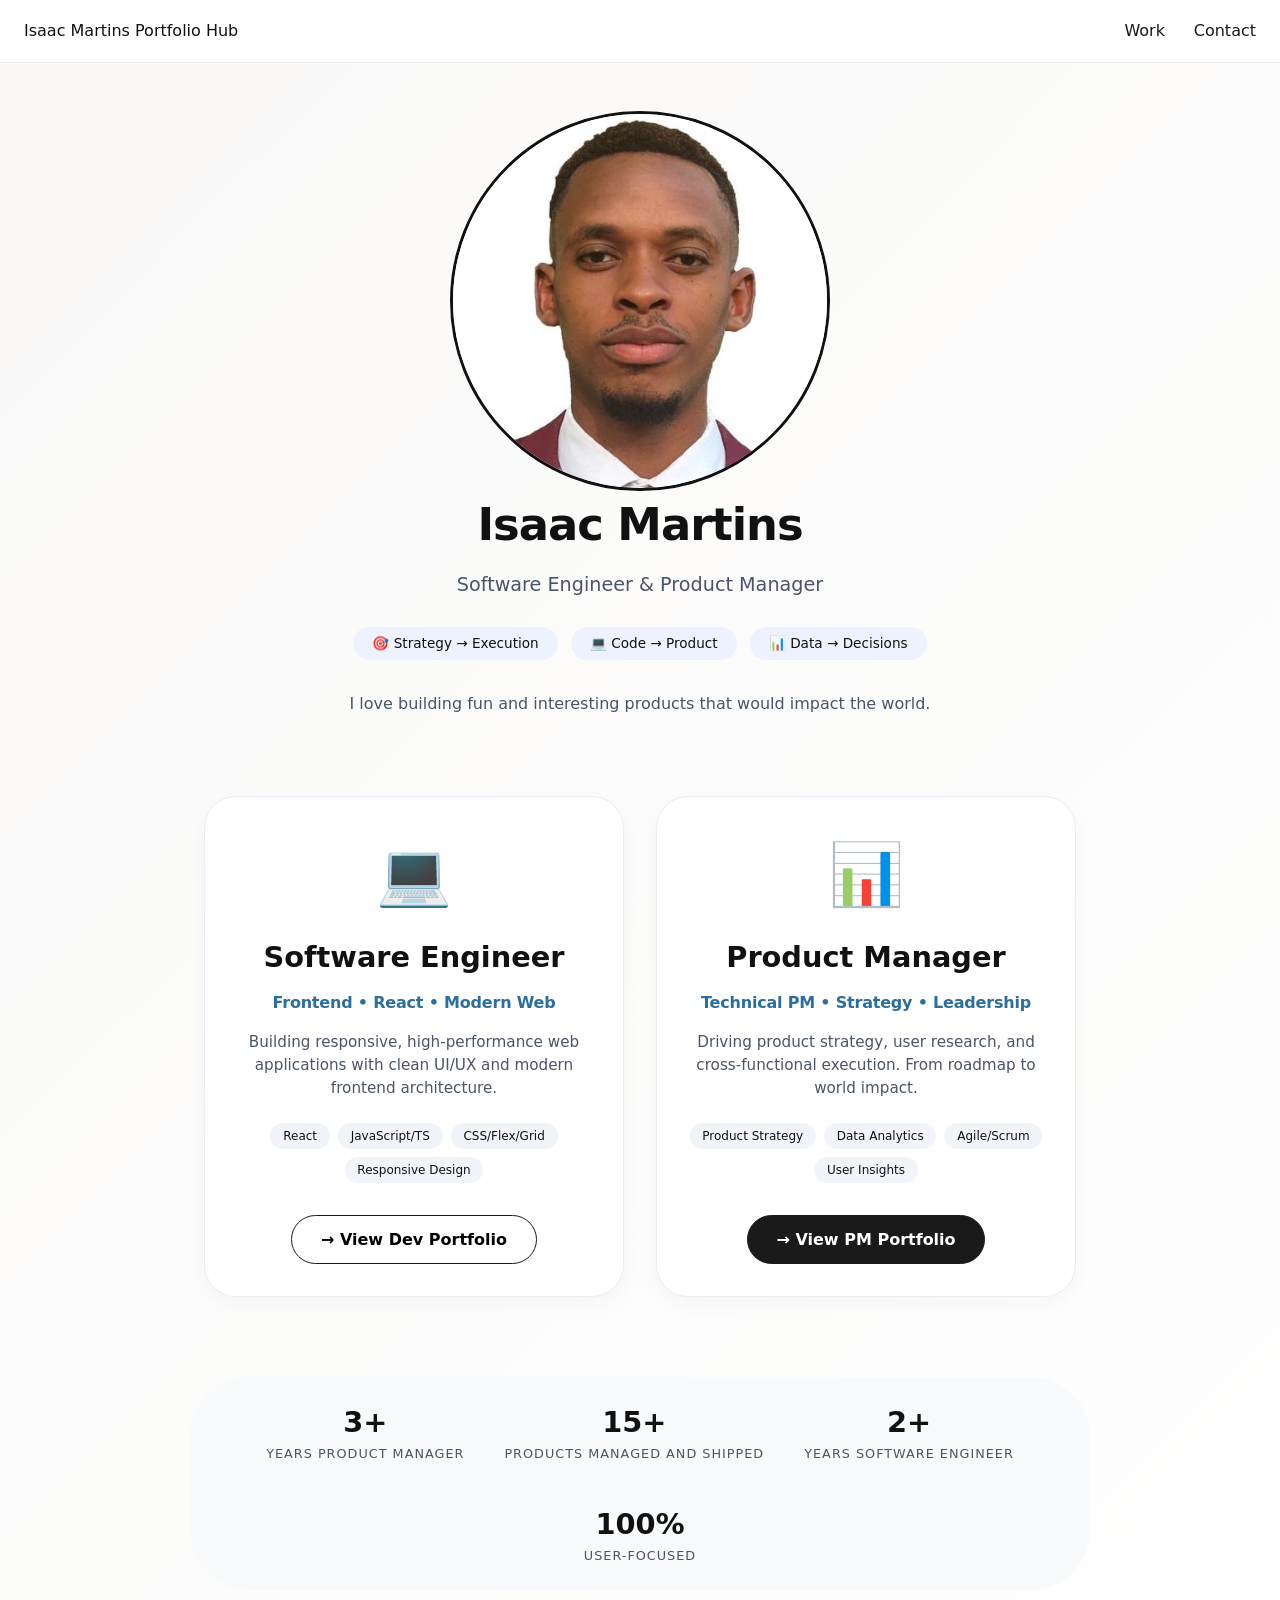
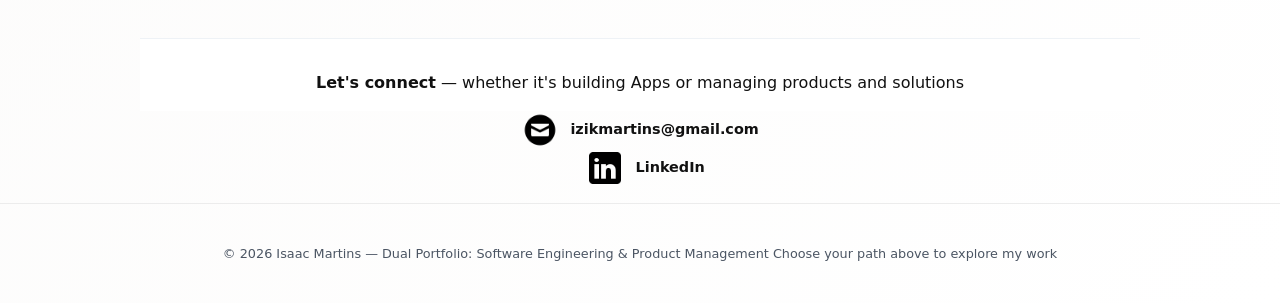
<file: index.html>
<!DOCTYPE html>
<html lang="en">
<head>
  <meta charset="UTF-8">
  <meta name="viewport" content="width=device-width, initial-scale=1.0, viewport-fit=cover">
  <title>Isaac Martins | Product Manager & Software Engineer</title>
 <link rel="stylesheet" href="styles.css">
</head>
<body class="landing-bg">

<header>
  <div class="logo">Isaac Martins <span>Portfolio Hub</span></div>
  <nav>
    <ul>
      <li><a href="#choose">Work</a></li>
      <li><a href="#contact">Contact</a></li>
    </ul>
  </nav>
</header>

<main>
  <div class="hero">
    <img class="profile-pic" src="assets/profile-pic.jpg" alt="Isaac Martins">
    <h1>Isaac Martins</h1>
    <div class="hero-tagline"> Software Engineer <span style="font-weight:300;">&</span> Product Manager </div>
    <div class="dual-badge">
      <span class="badge">🎯 Strategy → Execution</span>
      <span class="badge">💻 Code → Product</span>
      <span class="badge">📊 Data → Decisions</span>
    </div>
    <p style="max-width:600px; margin-top:1rem; color:#475569;">I love building fun and interesting products that would impact the world.</p>
  </div>

  <!-- Two Paths -->
  <div class="choice-container" id="choose">
    <!-- Software Engineer Card (link to dev portfolio) -->
    <a href="dev-portfolio.html" class="choice-card">
      <div class="card-icon">💻</div>
      <h2>Software Engineer</h2>
      <div class="role-desc">Frontend • React • Modern Web</div>
      <p>Building responsive, high-performance web applications with clean UI/UX and modern frontend architecture.</p>
      <div class="skill-pills">
        <span class="skill-pill">React</span>
        <span class="skill-pill">JavaScript/TS</span>
        <span class="skill-pill">CSS/Flex/Grid</span>
        <span class="skill-pill">Responsive Design</span>
      </div>
      <span class="enter-btn dev-btn">→ View Dev Portfolio</span>
    </a>

    <!-- Product Manager Card (link to PM portfolio) -->
    <a href="pm-portfolio.html" class="choice-card">
      <div class="card-icon">📊</div>
      <h2>Product Manager</h2>
      <div class="role-desc">Technical PM • Strategy • Leadership</div>
      <p>Driving product strategy, user research, and cross-functional execution. From roadmap to world impact.</p>
      <div class="skill-pills">
        <span class="skill-pill">Product Strategy</span>
        <span class="skill-pill">Data Analytics</span>
        <span class="skill-pill">Agile/Scrum</span>
        <span class="skill-pill">User Insights</span>
      </div>
      <span class="enter-btn pm-btn">→ View PM Portfolio</span>
    </a>
  </div>

  <!-- Quick Impact Numbers -->
  <div class="stats">
    <div class="stat-item">
      <div class="stat-number">3+</div>
      <div class="stat-label">Years Product Manager</div>
    </div>
    <div class="stat-item">
      <div class="stat-number">15+</div>
      <div class="stat-label">Products Managed and  Shipped</div>
    </div>
    <div class="stat-item">
      <div class="stat-number">2+</div>
      <div class="stat-label">Years Software Engineer</div>
    </div>
    <div class="stat-item">
      <div class="stat-number">100%</div>
      <div class="stat-label">User-Focused</div>
    </div>
  </div>

  <!-- Contact  -->
  <div class="quick-contact" id="contact">
    <p><strong>Let's connect</strong> — whether it's building Apps or managing products and solutions</p>
    <!-- <div class="contact-icons">
      <a href="#" aria-label="Email"><img src="https://placehold.co/40x40/ea4335/white?text=✉" alt="email"></a>
      <a href="#" aria-label="LinkedIn"><img src="https://placehold.co/40x40/0a66c2/white?text=in" alt="LinkedIn"></a>
      <a href="#" aria-label="GitHub"><img src="https://placehold.co/40x40/333333/white?text=GH" alt="GitHub"></a> -->
    </div>


    <div class="mail">
          <img src="assets/mail2.png" class="contact-mail-img" alt="email">
          <p class="contact-p"><b>izikmartins@gmail.com</b></p>
        </div>
        <div class="linkedin">
          
          <a href="https://linkedin.com/in/isaac-m-b29242b6" target="_blank"aria-label="LinkedIn"></a> <img src="assets/linkedin2.png" class="contact-link-img" alt="linkedin"></a>
          <p class="contact-p"><b>LinkedIn</b></p>
        </div>
    <!-- <p style="font-size:0.8rem; margin-top:0.8rem;">izikmartins@gmail.com</p> -->
  </div>
</main>

<footer>
  <p>© 2026 Isaac Martins — Dual Portfolio: Software Engineering & Product Management</p>
  <p style="margin-top:0.5rem;">Choose your path above to explore my work</p>
</footer>

</body>
</html>
</file>
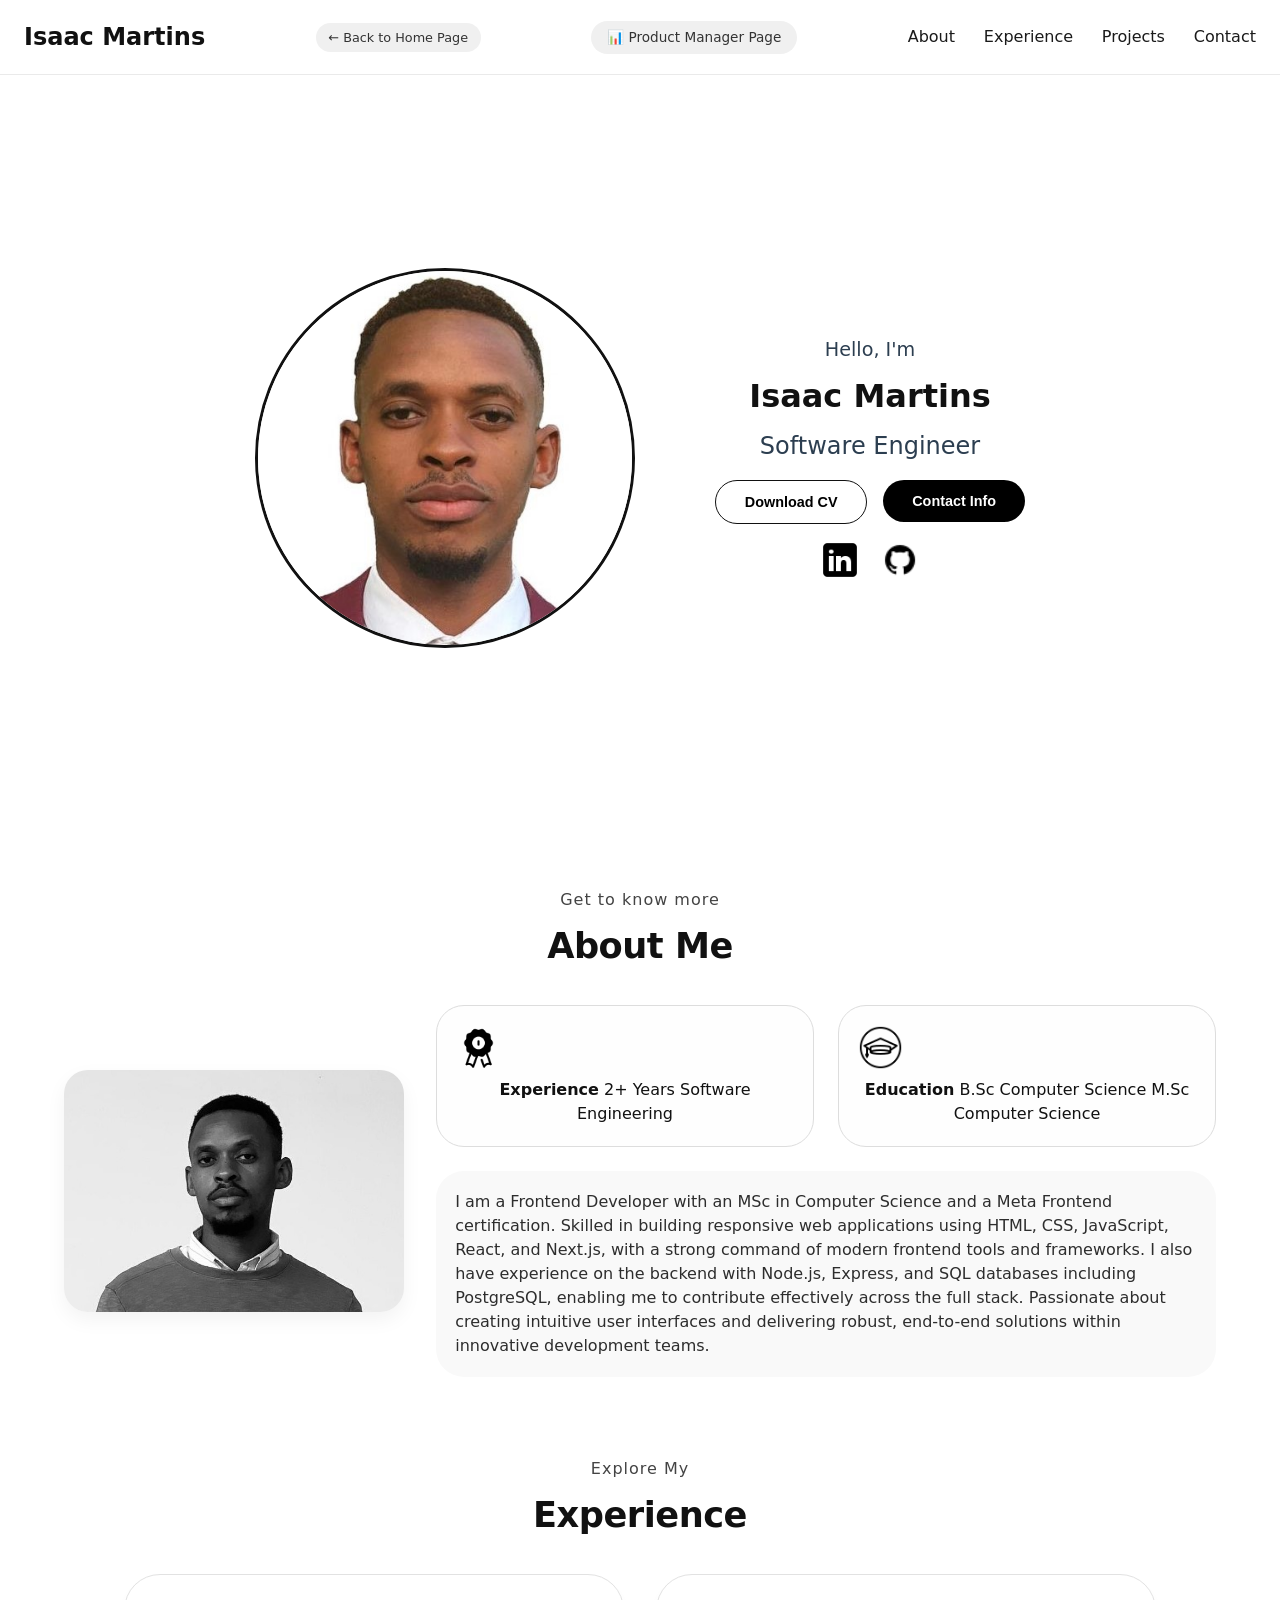
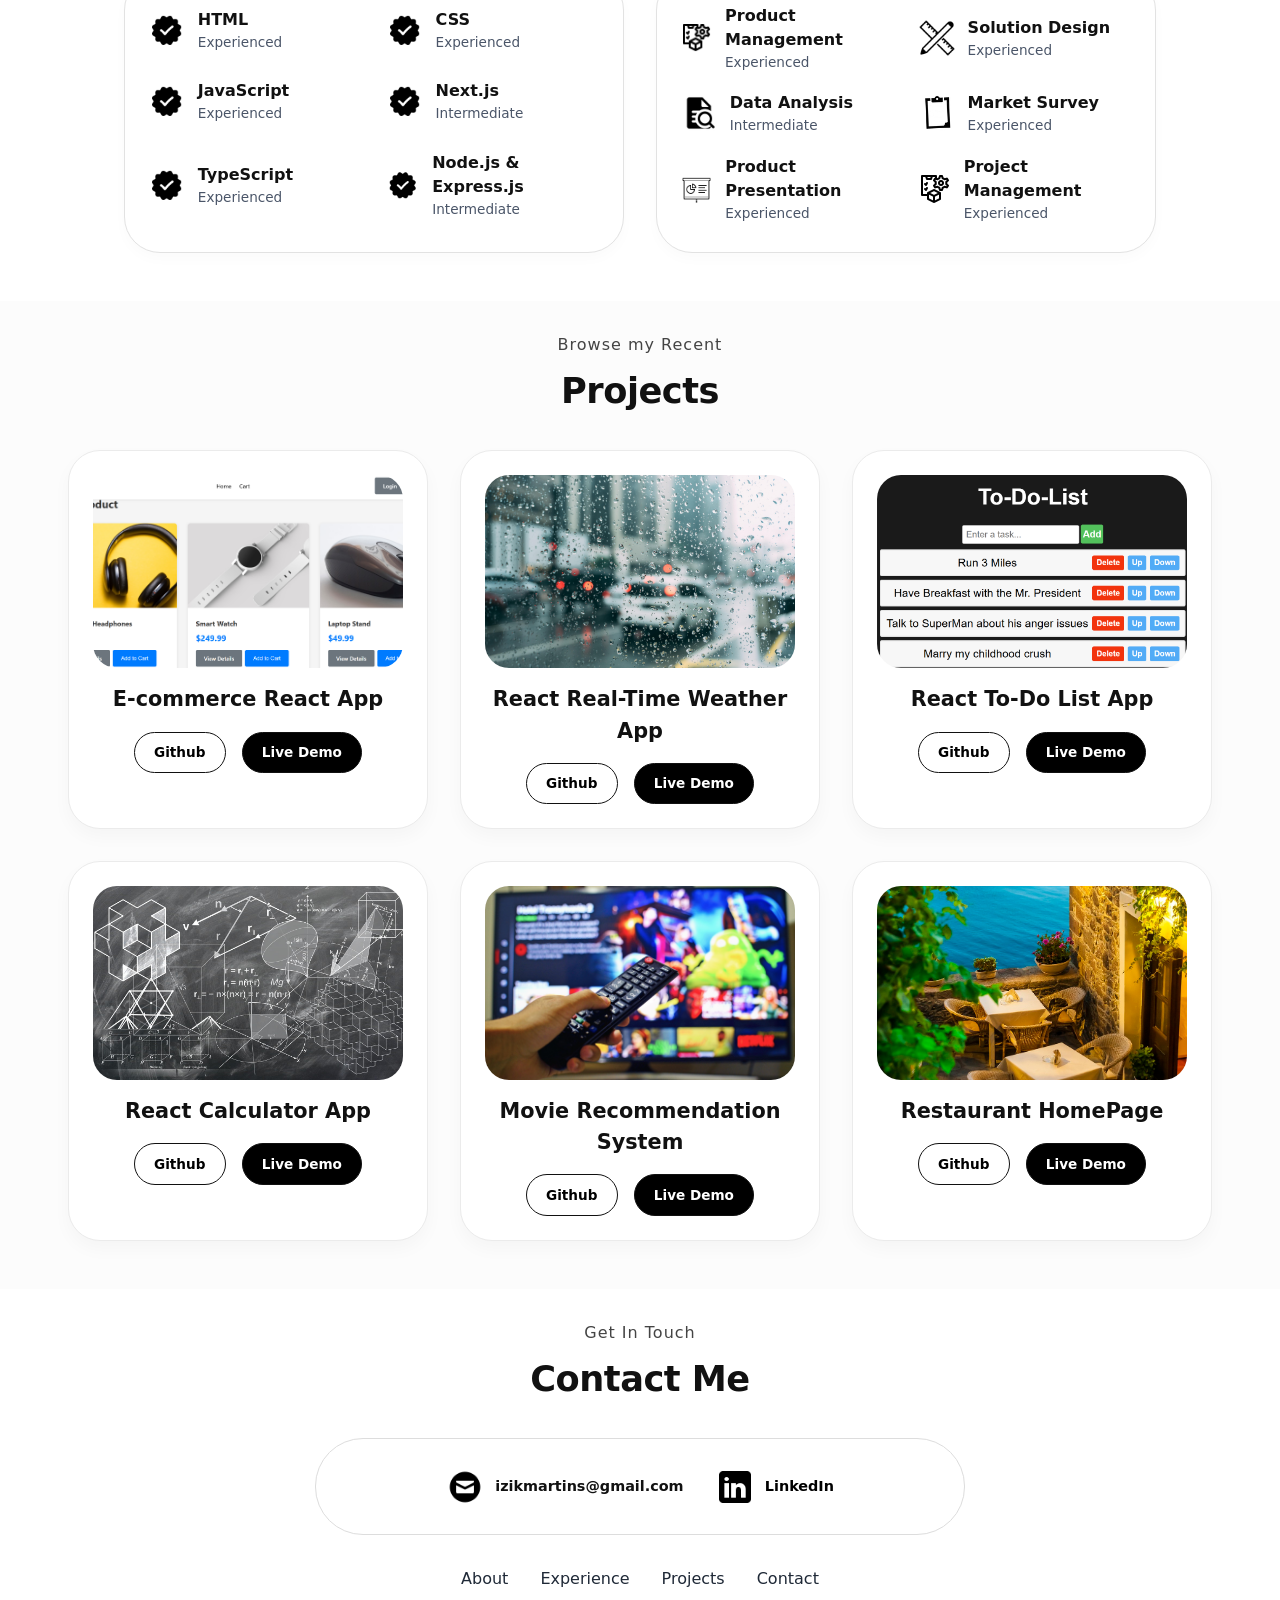
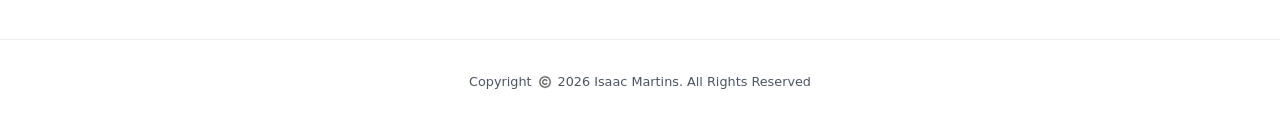
<file: dev-portfolio.html>
<!DOCTYPE html>
<html lang="en">
<head>
  <meta charset="UTF-8">
  <meta name="viewport" content="width=device-width, initial-scale=1.0, viewport-fit=cover">
  <link rel="stylesheet" href="styles.css"/>
  <title>Isaac Martins | Software Engineer</title>
 
</head>
<body>
  <header>
    <p>Isaac Martins</p>
    
   <a href="index.html" class="role-link" style="text-decoration: none; background: #f0f0f0; padding: 0.3rem 0.8rem; border-radius: 40px; font-size: 0.8rem;">← Back to Home Page</a>
    <div class="role-badge">
      <a href="pm-portfolio.html" class="role-link">📊 Product Manager Page</a>
      
    </div>
   
    <nav>
      <ul>
        <li><a href="#about">About</a></li>
        <li><a href="#experience">Experience</a></li>
        <li><a href="#projects">Projects</a></li>
        <li><a href="#contact">Contact</a></li>
      </ul>
    </nav>
  </header>

  <main>
   
    <section class="fsection">
      <article>
        <img class="profile-pic" src="assets/profile-pic.jpg" alt="Isaac Martins profile">
      </article>
      <article>
        <div class="intro">
          <p class="intro-p1">Hello, I'm</p>
          <p class="intro-p2"><b>Isaac Martins</b></p>
          <p class="intro-p3">Software Engineer</p>
        </div>
        <div class="doc">
          <a href="assets/Isaac_Martins_Dev_CV.pdf" download >
            <button class="download-btn">Download CV</button>
          </a>
          <a href="#contact" >
            <button class="contact-btn">Contact Info</button>
          </a>
        </div>
        <div class="contact-icons">
          <a href="https://linkedin.com/in/isaac-m-b29242b6" target="_blank"aria-label="LinkedIn"><img src="assets/linkedin2.png" alt="LinkedIn"></a>
          <a href="https://github.com/izikmartins" target="_blank" aria-label="GitHub"><img src="assets/github.png" alt="GitHub"></a>
        </div>
      </article>
    </section>

    <!-- About Section -->
    <section id="about">
      <div class="get-to">
        <p class="headers-p">Get to know more</p>
        <h1 class="headers-h1">About Me</h1>
      </div>
      <div class="about-details">
        <article>
          <img class="about-pic" src="assets/portrait-pic.jpeg" alt="Isaac portrait">
        </article>
        <div class="content-col">
          <article class="about-desc">
            <div class="exper">
              <img src="assets/achievement.png" alt="achievement">
              <strong>Experience</strong>
              <span>2+ Years</span>
              <span>Software Engineering</span>
            </div>
            <div class="edu">
              <img src="assets/education.png" alt="education">
              <strong>Education</strong>
              <span>B.Sc Computer Science</span>
              <span>M.Sc Computer Science</span>
            </div>
          </article>
          <article class="about-text">
            I am a Frontend Developer with an MSc in Computer Science and a Meta Frontend certification. Skilled in building 
            responsive web applications using HTML, CSS, JavaScript, React, and Next.js, with a strong command of modern frontend tools and 
            frameworks. I also have experience on the backend with Node.js, Express, and SQL databases including PostgreSQL, enabling me 
            to contribute effectively across the full stack. Passionate about creating intuitive user interfaces and delivering robust, 
            end-to-end solutions within innovative development teams.
          </article>
        </div>
      </div>
    </section>

    <!-- Experience Section -->
    <section id="experience">
      <div class="explore">
        <p class="headers-p">Explore My</p>
        <h1 class="headers-h1">Experience</h1>
      </div>
      <div class="articles-div">
        <article class="whole-exper">
          <div class="inner-exper"><div class="test-1"><img src="assets/check.png" alt="check"></div><div class="test-2"><p class="p-test1"><b>HTML</b></p><p class="p-test2">Experienced</p></div></div>
          <div class="inner-exper"><div class="test-1"><img src="assets/check.png" alt="check"></div><div class="test-2"><p class="p-test1"><b>CSS</b></p><p class="p-test2">Experienced</p></div></div>
          <div class="inner-exper"><div class="test-1"><img src="assets/check.png" alt="intermediate"></div><div class="test-2"><p class="p-test1"><b>JavaScript</b></p><p class="p-test2">Experienced</p></div></div>
          <div class="inner-exper"><div class="test-1"><img src="assets/check.png" alt="intermediate"></div><div class="test-2"><p class="p-test1"><b>Next.js</b></p><p class="p-test2">Intermediate</p></div></div>
          <div class="inner-exper"><div class="test-1"><img src="assets/check.png" alt="basic"></div><div class="test-2"><p class="p-test1"><b>TypeScript</b></p><p class="p-test2">Experienced</p></div></div>
          <div class="inner-exper"><div class="test-1"><img src="assets/check.png" alt="basic"></div><div class="test-2"><p class="p-test1"><b>Node.js & Express.js</b></p><p class="p-test2">Intermediate</p></div></div>
        </article>

        <article class="whole-exper2">
          <div class="inner-exper"><div class="test-1"><img src="assets/product-management.png" alt="check"></div><div class="test-2"><p class="p-test1"><b>Product Management</b></p><p class="p-test2">Experienced</p></div></div>
          <div class="inner-exper"><div class="test-1"><img src="assets/solution-design.png" alt="check"></div><div class="test-2"><p class="p-test1"><b>Solution Design</b></p><p class="p-test2">Experienced</p></div></div>
          <div class="inner-exper"><div class="test-1"><img src="assets/analysis.gif" alt="intermediate"></div><div class="test-2"><p class="p-test1"><b>Data Analysis</b></p><p class="p-test2">Intermediate</p></div></div>
          <div class="inner-exper"><div class="test-1"><img src="assets/market-survey.gif" alt="check"></div><div class="test-2"><p class="p-test1"><b>Market Survey</b></p><p class="p-test2">Experienced</p></div></div>
          <div class="inner-exper"><div class="test-1"><img src="assets/product-presentation.png" alt="check"></div><div class="test-2"><p class="p-test1"><b>Product Presentation</b></p><p class="p-test2">Experienced</p></div></div>
          <div class="inner-exper"><div class="test-1"><img src="assets/product-management.png" alt="check"></div><div class="test-2"><p class="p-test1"><b>Project Management</b></p><p class="p-test2">Experienced</p></div></div>
        </article>
      </div>
    </section>

    <!-- Projects Section -->
    <section id="projects">
      <div class="explore">
        <p class="headers-p">Browse my Recent</p>
        <h1 class="headers-h1">Projects</h1>
      </div>
      <div class="projects-div">
        <article class="project1">
          <img src="assets/e-commerce-react-app.png" class="proj-img" alt="e-commerce project">
          <p class="proj-p"><b> E-commerce React App</b></p>
          <div class="proj-btn">
            <a href="https://github.com/izikmartins/ecommerce-react-website" target="_blank" class="git-btn">Github</a>
            <a href="https://ecommerce-react-website-ten.vercel.app/" target="_blank" class="live-btn">Live Demo</a>
          </div>
        </article>
         <article class="project1">
          <img src="assets/weather-app.jpg" class="proj-img" alt="weather project">
          <p class="proj-p"><b> React Real-Time Weather App</b></p>
          <div class="proj-btn">
            <a href="https://github.com/izikmartins/Real-time-React-Weather-App" target="_blank" class="git-btn">Github</a>
            <a href="https://leafy-lamington-d801c9.netlify.app/" target="_blank" class="live-btn">Live Demo</a>
          </div>
        </article>
        <article class="project1">
          <img src="assets/To-do-list.png" class="proj-img" alt="react to-do list">
          <p class="proj-p"><b>React To-Do List App</b></p>
          <div class="proj-btn">
            <a href="https://github.com/izikmartins/React-To-Do-List-Project" target="_blank" class="git-btn">Github</a>
            <a href="https://unique-taiyaki-09422f.netlify.app/" target="_blank" class="live-btn">Live Demo</a>
          </div>
        </article>
        <article class="project1">
          <img src="assets/calculate-pic.jpg" class="proj-img" alt="react calculator">
          <p class="proj-p"><b>React Calculator App</b></p>
          <div class="proj-btn">
            <a href="https://github.com/izikmartins/React-Calculator-Project" target="_blank" class="git-btn">Github</a>
            <a href="https://idyllic-melomakarona-ef9c0c.netlify.app/" target="_blank" class="live-btn">Live Demo</a>
          </div>
        </article>
        <article class="project1">
          <img src="assets/movie-pic.jpg" class="proj-img" alt="movie project">
          <p class="proj-p"><b>Movie Recommendation System</b></p>
          <div class="proj-btn">
            <a href="https://github.com/izikmartins" target="_blank" class="git-btn">Github</a>
            <a href="#" target="_blank" class="live-btn">Live Demo</a>
          </div>
        </article>
        <article class="project1">
          <img src="assets/restaurant-pic.jpg" class="proj-img" alt="restaurant homepage">
          <p class="proj-p"><b>Restaurant HomePage</b></p>
          <div class="proj-btn">
            <a href="https://github.com/izikmartins/Restaurant-HomePage" target="_blank" class="git-btn">Github</a>
            <a href="#" target="_blank" class="live-btn">Live Demo</a>
          </div>
        </article>
        
      </div>
    </section>

    <!-- Contact & Footer -->
    <section id="contact">
      <div class="explore">
        <p class="headers-p">Get In Touch</p>
        <h1 class="headers-h1">Contact Me</h1>
      </div>
      <div class="contact-div">
       <div class="mail">
          <img src="assets/mail2.png" class="contact-mail-img" alt="email">
          <p class="contact-p"><b>izikmartins@gmail.com</b></p>
        </div>
        <div class="linkedin">
           
          <a href="https://linkedin.com/in/isaac-m-b29242b6" target="_blank"aria-label="LinkedIn"><img src="assets/linkedin2.png" class="contact-link-img" alt="linkedin"></a>
         <a href="https://linkedin.com/in/isaac-m-b29242b6" target="_blank"aria-label="LinkedIn" style="text-decoration: none; color:black"> <p class="contact-p"><b>LinkedIn</b></p></a>
        </div>
      </div>
      <div class="footLinks">
        <ul>
          <li><a href="#about">About</a></li>
          <li><a href="#experience">Experience</a></li>
          <li><a href="#projects">Projects</a></li>
          <li><a href="#contact">Contact</a></li>
        </ul>
      </div>
    </section>
  </main>

  <footer>
    <p>Copyright <img src="assets/copyright.png" alt="copyright"> 2026 Isaac Martins. All Rights Reserved</p>
  </footer>
</body>
</html>
</file>
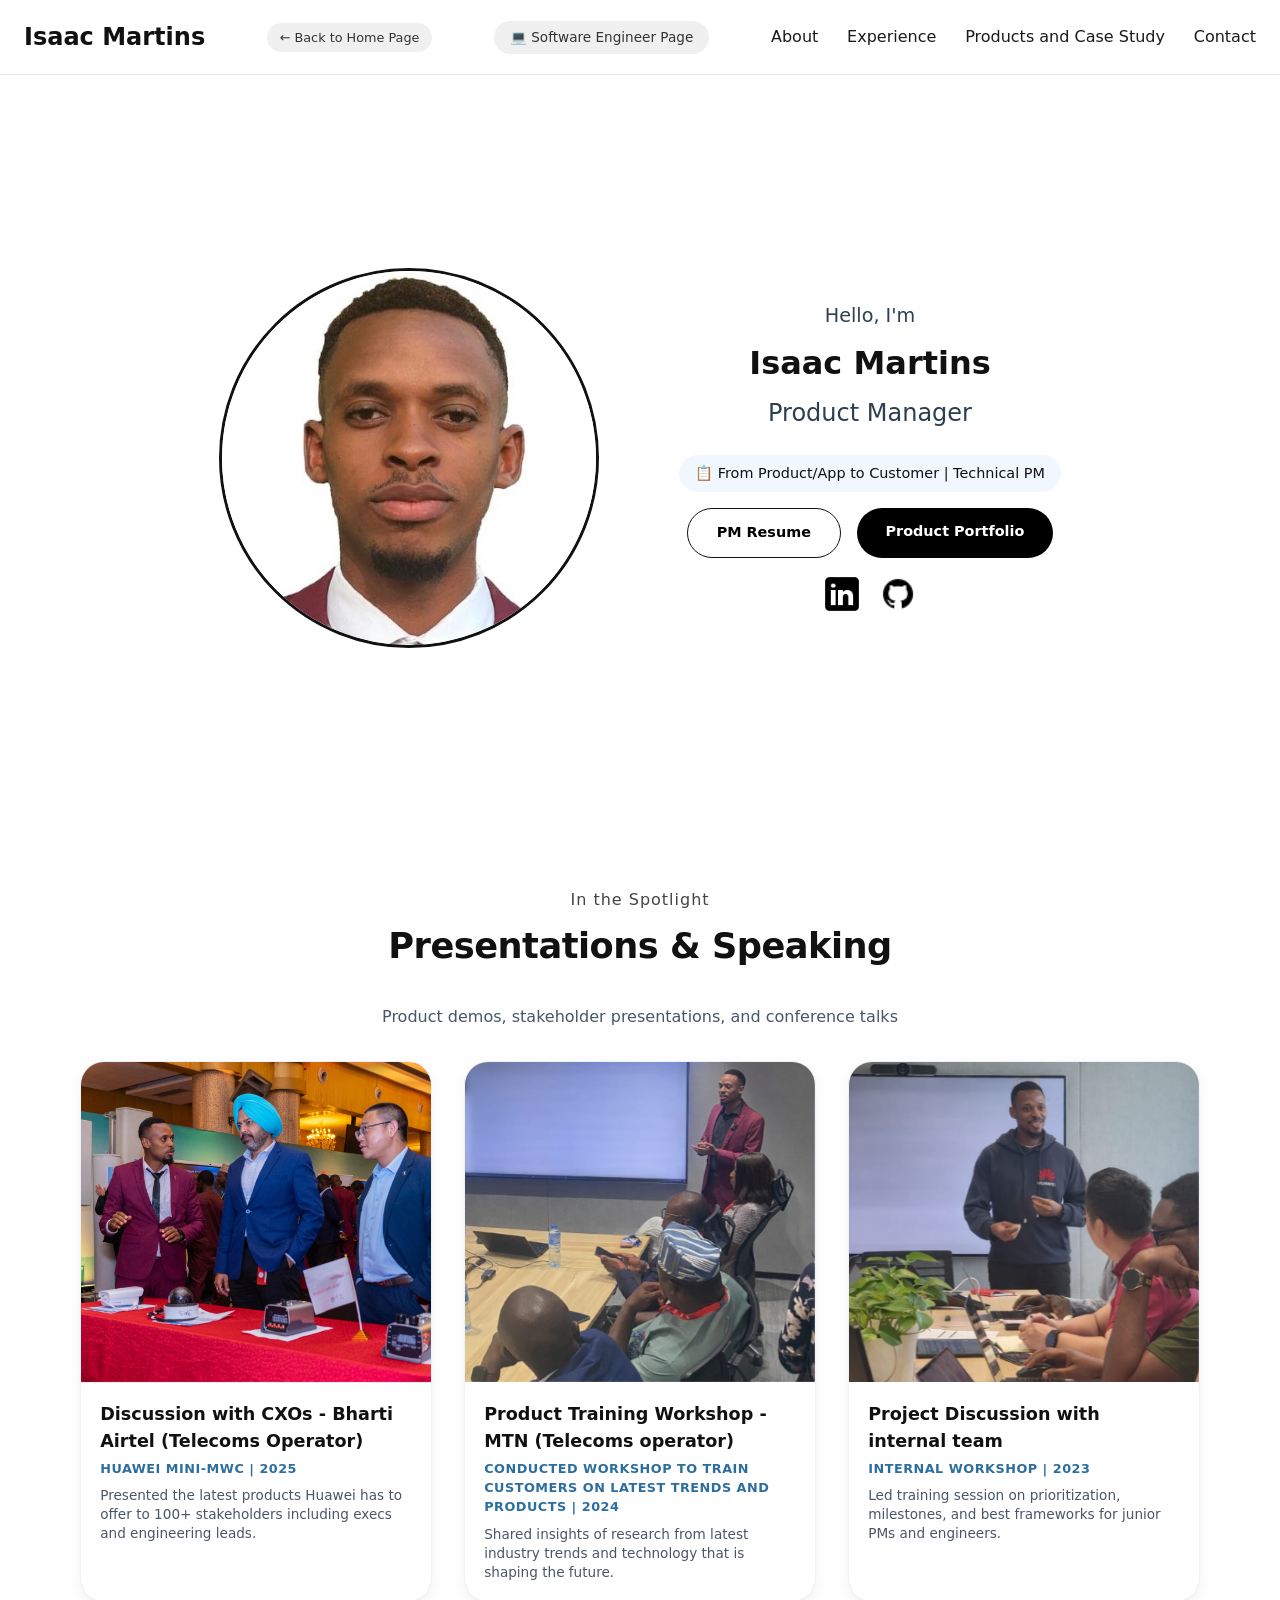
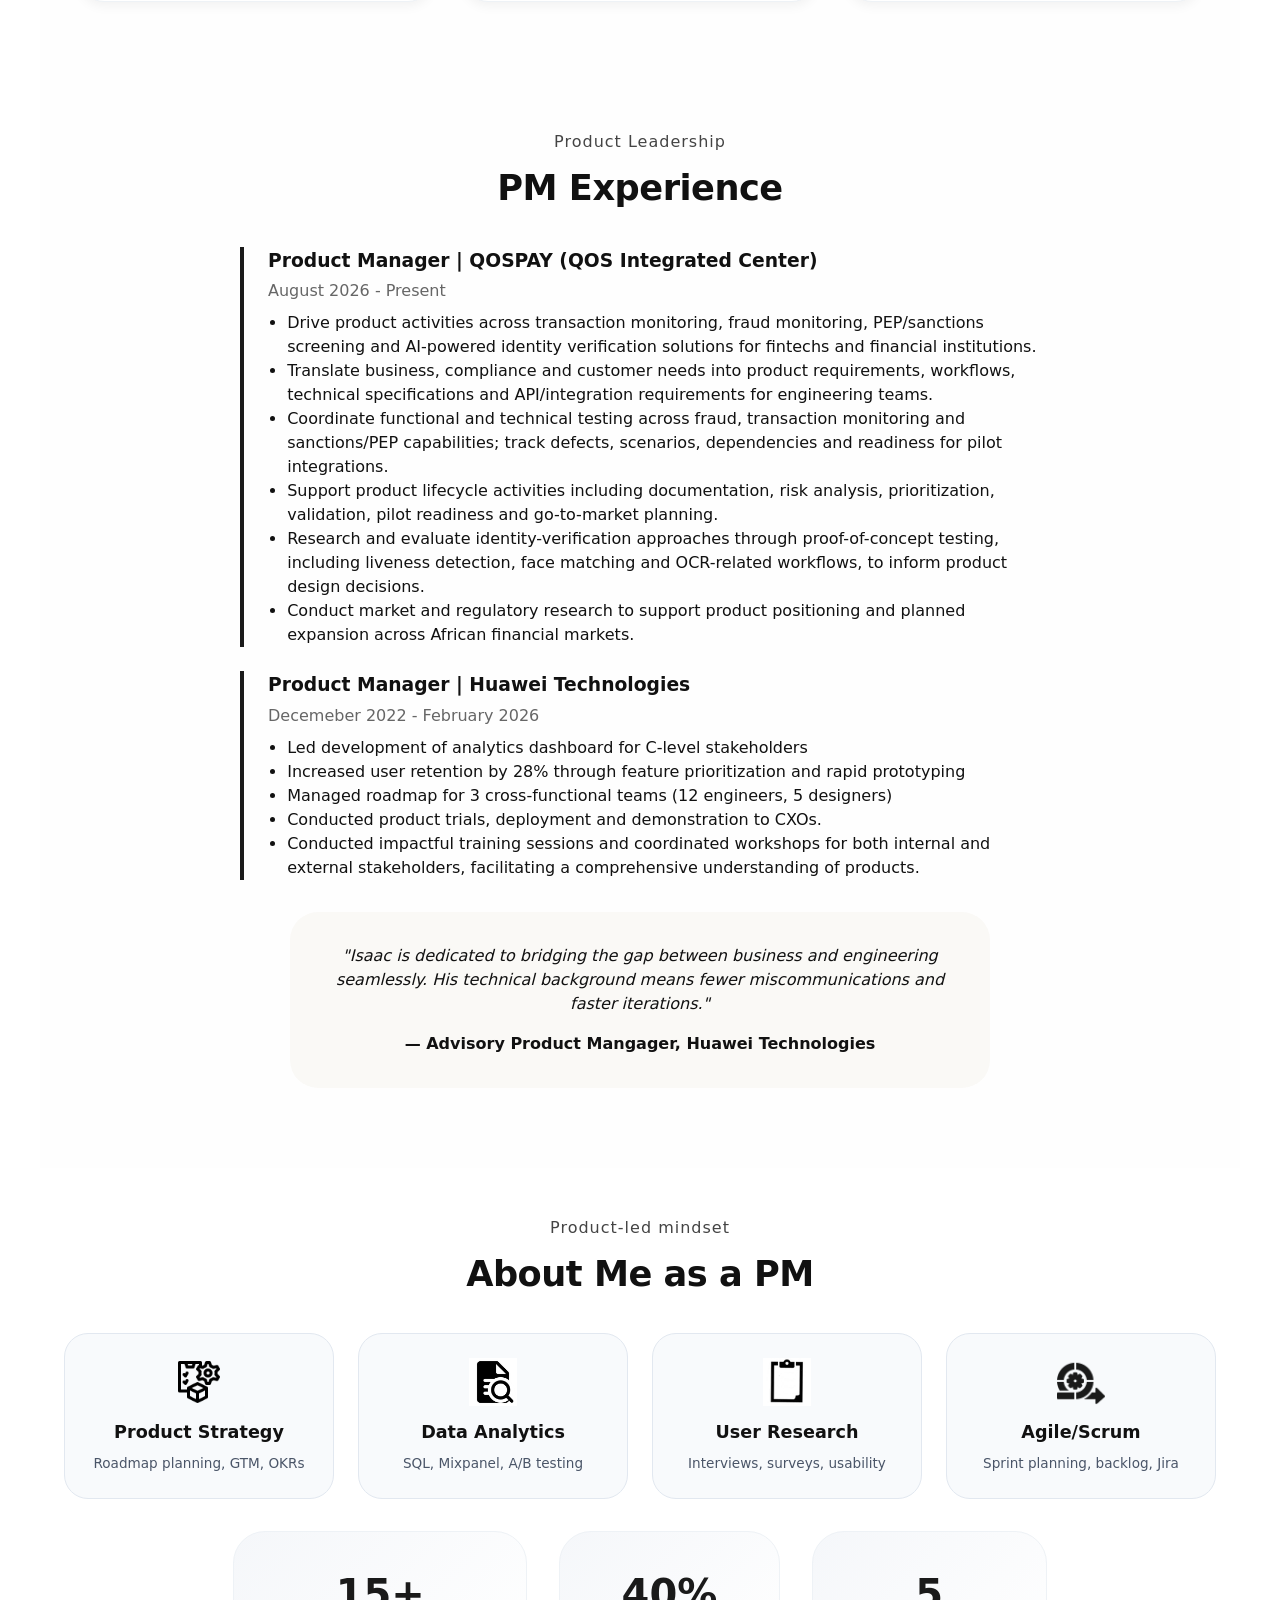
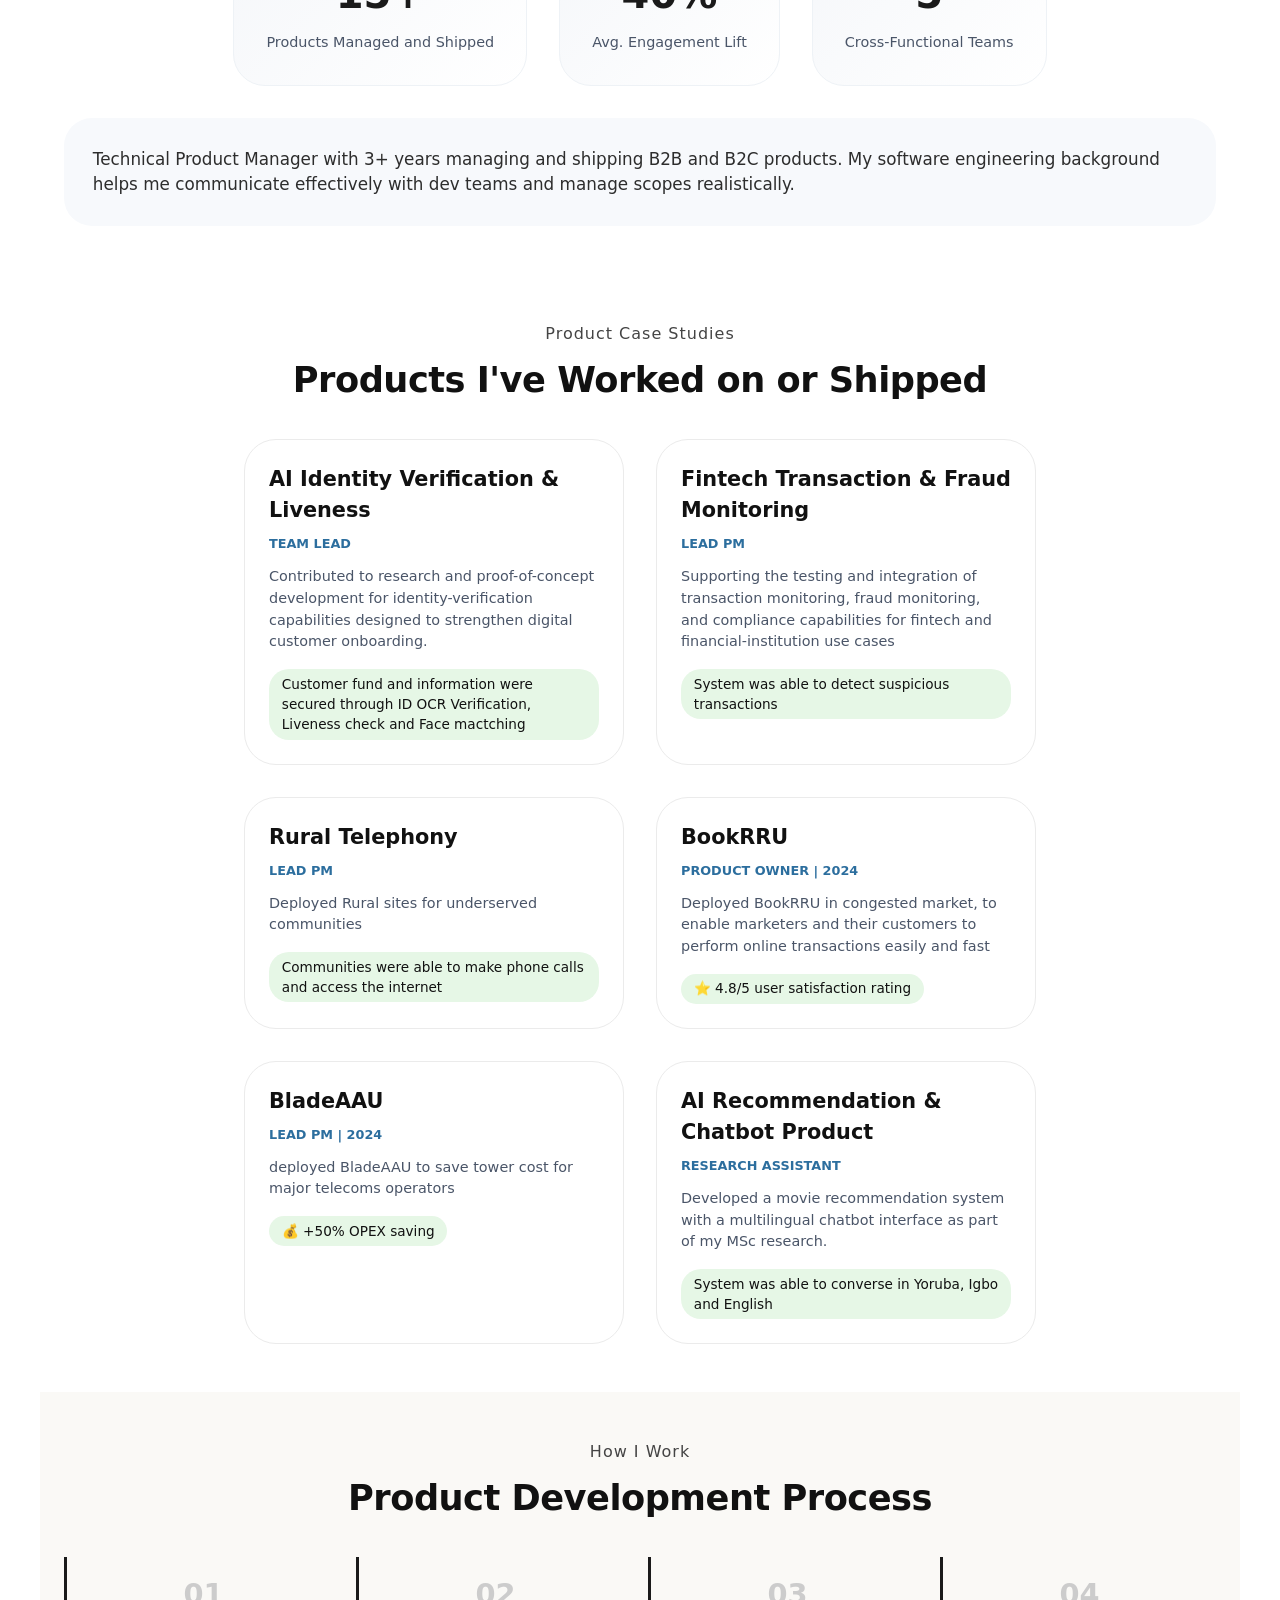
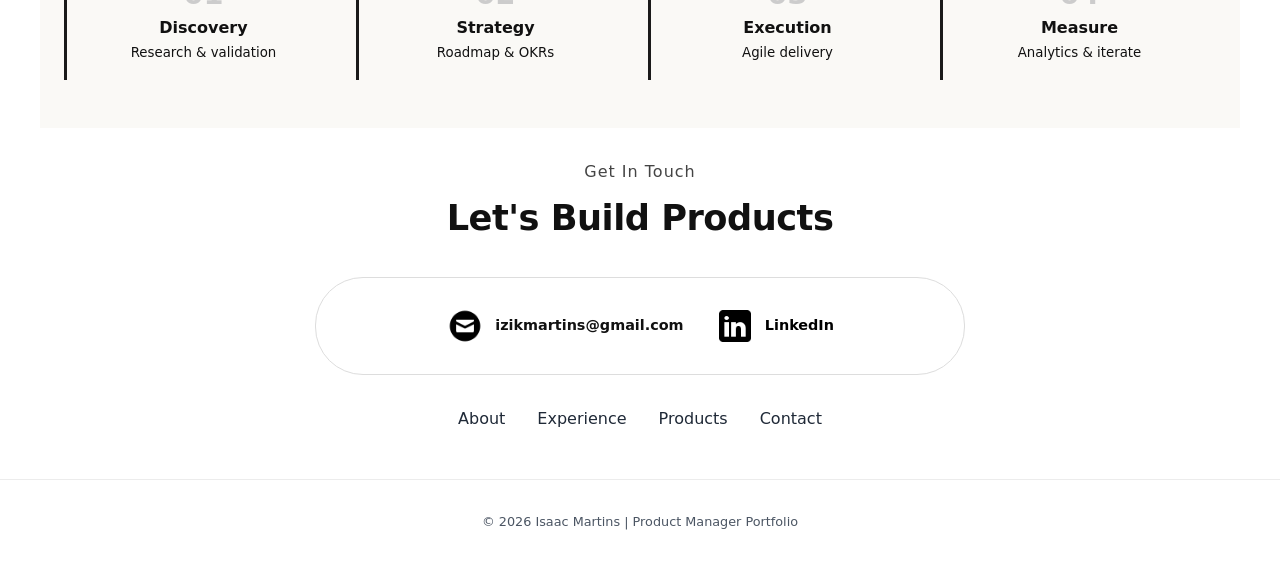
<file: pm-portfolio.html>
<!DOCTYPE html>
<html lang="en">
<head>
  <meta charset="UTF-8">
  <meta name="viewport" content="width=device-width, initial-scale=1.0, viewport-fit=cover">
  <title>Isaac Martins | Product Manager Portfolio</title>
  <link rel="stylesheet" href="styles.css">
</head>
<body>
  <header>
    <p>Isaac Martins</p>
    <a href="index.html" class="role-link" style="text-decoration: none; background: #f0f0f0; padding: 0.3rem 0.8rem; border-radius: 40px; font-size: 0.8rem;">← Back to Home Page</a>
    <div class="role-badge">
      <a href="dev-portfolio.html" class="role-link">💻 Software Engineer Page</a>
      
    </div>
    
    <nav>
      <ul>
        <li><a href="#pm-about">About</a></li>
        <li><a href="#pm-experience">Experience</a></li>
        <li><a href="#pm-projects">Products and Case Study</a></li>
        <li><a href="#contact">Contact</a></li>
      </ul>
    </nav>
    
  </header>

  <main>
    <!-- PM Section -->
    <section class="fsection">
      <article>
        <img class="profile-pic" src="assets/profile-pic.jpg" alt="Isaac Martins PM">
      </article>
      <article>
        <div class="intro">
          <p class="intro-p1">Hello, I'm</p>
          <p class="intro-p2"><b>Isaac Martins</b></p>
          <p class="intro-p3">Product Manager</p>
          <div class="pm-tagline">📋 From Product/App to Customer | Technical PM</div>
        </div>
        <div class="doc">
          <a href="assets/Isaac_Martins_PM_CV.pdf" download class="download-btn">PM Resume</a>
          <a href="#pm-projects" class="contact-btn">Product Portfolio</a>
        </div>
        <div class="contact-icons" style="display: flex; justify-content: center; gap: 1rem; margin-top: 1rem;">
         <a href="https://linkedin.com/in/isaac-m-b29242b6" target="_blank"aria-label="LinkedIn"><img src="assets/linkedin2.png" alt="LinkedIn"></a>
          <a href="https://github.com/izikmartins" target="_blank" aria-label="GitHub"><img src="assets/github.png" alt="GitHub"></a>
        </div>
      </article>
    </section>
        <!-- Presentations & Speaking Gallery -->
    <section class="section-container presentation-section" id="presentations">
      <div style="text-align: center;">
        <p class="headers-p">In the Spotlight</p>
        <h1 class="headers-h1">Presentations & Speaking</h1>
        <p style="color: #4a5568; max-width: 600px; margin: 0 auto 2rem;">Product demos, stakeholder presentations, and conference talks</p>
      </div>

      <div class="gallery-grid" id="galleryGrid">
        
        
        <div class="gallery-card">
          <img class="gallery-img" src="assets/presentation-1.jpeg" alt="Product roadmap presentation" >
          <div class="gallery-info">
            <div class="gallery-title">Discussion with CXOs - Bharti Airtel (Telecoms Operator)</div>
            <div class="gallery-event">Huawei Mini-MWC | 2025</div>
            <div class="gallery-desc">Presented the latest products Huawei has to offer to 100+ stakeholders including execs and engineering leads.</div>
          </div>
        </div>

       
        <div class="gallery-card">
          <img class="gallery-img" src="assets/presentation-3.jpeg" alt="User research findings" onerror="this.src='https://placehold.co/600x400/34495e/white?text=User+Research+Findings'">
          <div class="gallery-info">
            <div class="gallery-title">Product Training Workshop - MTN (Telecoms operator) </div>
            <div class="gallery-event">Conducted Workshop to train customers on latest trends and products | 2024</div>
            <div class="gallery-desc">Shared insights of research from latest industry trends and technology that is shaping the future.</div>
          </div>
        </div>


     
        <div class="gallery-card">
          <img class="gallery-img" src="assets/presentation-6.jpeg" alt="Agile workshop" onerror="this.src='https://placehold.co/600x400/2c3e50/white?text=Agile+Workshop'">
          <div class="gallery-info">
            <div class="gallery-title">Project Discussion with internal team</div>
            <div class="gallery-event">Internal Workshop | 2023</div>
            <div class="gallery-desc">Led training session on prioritization, milestones, and best frameworks for junior PMs and engineers.</div>
          </div>
        </div>
      </div>

    
    </section>

    

    <!-- PM Experience -->
    <section id="pm-experience" class="section-container" style="background: #fefefe;">
      <div style="text-align: center;">
        <p class="headers-p">Product Leadership</p>
        <h1 class="headers-h1">PM Experience</h1>
      </div>

      <div style="display: flex; flex-direction: column; gap: 1.5rem; max-width: 800px; margin: 0 auto;">
         <div style="border-left: 4px solid #1a1a1a; padding-left: 1.5rem;">
          <h3>Product Manager | QOSPAY (QOS Integrated Center)</h3>
          <p style="color: #666; margin: 0.3rem 0;">August 2026 - Present</p>
          <ul style="margin-left: 1.2rem; margin-top: 0.5rem;">
            <li>Drive product activities across transaction monitoring, fraud monitoring, PEP/sanctions screening and 
AI-powered identity verification solutions for fintechs and financial institutions. </li>
            <li>Translate business, compliance and customer needs into product requirements, workflows, technical 
specifications and API/integration requirements for engineering teams.</li>
            <li>Coordinate functional and technical testing across fraud, transaction monitoring and sanctions/PEP 
capabilities; track defects, scenarios, dependencies and readiness for pilot integrations. </li>
            <li>Support product lifecycle activities including documentation, risk analysis, prioritization, validation, 
pilot readiness and go-to-market planning.</li>
            <li>Research and evaluate identity-verification approaches through proof-of-concept testing, including 
liveness detection, face matching and OCR-related workflows, to inform product design decisions. </li>
            <li>Conduct market and regulatory research to support product positioning and planned expansion across 
African financial markets. </li>
          </ul>
        </div>
        <div style="border-left: 4px solid #1a1a1a; padding-left: 1.5rem;">
          <h3>Product Manager | Huawei Technologies</h3>
          <p style="color: #666; margin: 0.3rem 0;">Decemeber 2022 - February 2026</p>
          <ul style="margin-left: 1.2rem; margin-top: 0.5rem;">
            <li>Led development of analytics dashboard for C-level stakeholders</li>
            <li>Increased user retention by 28% through feature prioritization and rapid prototyping</li>
            <li>Managed roadmap for 3 cross-functional teams (12 engineers, 5 designers)</li>
            <li>Conducted product trials, deployment and demonstration to CXOs. </li>
            <li>Conducted impactful training sessions and coordinated workshops for both 
              internal and external stakeholders, facilitating a comprehensive understanding of products. </li>
          </ul>
        </div>
        
      </div>

      <div class="testimonial">
        <p style="font-size: 1rem; font-style: italic;">"Isaac is dedicated to bridging the gap between business and engineering seamlessly. His technical background means fewer miscommunications and faster iterations."</p>
        <p style="margin-top: 1rem; font-weight: 600;">— Advisory Product Mangager, Huawei Technologies</p>
      </div>
    </section>

    <!-- PM About -->
    <section id="pm-about" class="section-container">
      <div style="text-align: center;">
        <p class="headers-p">Product-led mindset</p>
        <h1 class="headers-h1">About Me as a PM</h1>
      </div>
      
      <div class="pm-skills-grid">
        <div class="skill-card">
          <img src="assets/product-management.png" alt="strategy">
          <h3>Product Strategy</h3>
          <p>Roadmap planning, GTM, OKRs</p>
        </div>
        <div class="skill-card">
          <img src="assets/analysis.gif" alt="analytics">
          <h3>Data Analytics</h3>
          <p>SQL, Mixpanel, A/B testing</p>
        </div>
        <div class="skill-card">
          <img src="assets/market-survey.gif" alt="users">
          <h3>User Research</h3>
          <p>Interviews, surveys, usability</p>
        </div>
        <div class="skill-card">
          <img src="assets/scrum.png" alt="agile">
          <h3>Agile/Scrum</h3>
          <p>Sprint planning, backlog, Jira</p>
        </div>
      </div>

      <div class="metrics-grid">
        <div class="metric-item">
          <div class="metric-number">15+</div>
          <div class="metric-label">Products Managed and Shipped</div>
        </div>
        <div class="metric-item">
          <div class="metric-number">40%</div>
          <div class="metric-label">Avg. Engagement Lift</div>
        </div>
        <div class="metric-item">
          <div class="metric-number">5</div>
          <div class="metric-label">Cross-Functional Teams</div>
        </div>
      </div>

      <div class="about-text" style="background: #f7f9fc; padding: 1.8rem; border-radius: 28px; margin-top: 1.5rem;">
        <p style="font-size: 1.05rem;">Technical Product Manager with 3+ years managing and shipping B2B and B2C products. 
        My software engineering background helps me communicate effectively with dev teams and manage
        scopes realistically.</p>
      </div>
    </section>
    
    <!-- PM Projects (product case studies) -->
    <section id="pm-projects" class="section-container">
      <div style="text-align: center;">
        <p class="headers-p">Product Case Studies</p>
        <h1 class="headers-h1">Products I've Worked on or Shipped</h1>
      </div>

      <div class="projects-div">
        <div class="project-card">
        
          <div class="proj-title">AI Identity Verification & Liveness</div>
          <div class="proj-role">Team Lead</div>
          <div class="proj-desc">Contributed to research and proof-of-concept development for
      identity-verification capabilities designed to strengthen digital
      customer onboarding.</div>
          <div class="proj-impact">Customer fund and information were secured through ID OCR Verification, Liveness check and Face mactching</div>
        </div>

        <div class="project-card">
        
          <div class="proj-title">Fintech Transaction & Fraud Monitoring</div>
          <div class="proj-role">Lead PM </div>
          <div class="proj-desc">Supporting the testing and integration of transaction monitoring, fraud monitoring, 
            and compliance capabilities for fintech and financial-institution use cases</div>
          <div class="proj-impact">System was able to detect suspicious transactions </div>
        </div>

        <div class="project-card">
        
          <div class="proj-title">Rural Telephony</div>
          <div class="proj-role">Lead PM </div>
          <div class="proj-desc">Deployed Rural  sites for underserved communities</div>
          <div class="proj-impact">Communities were able to make phone calls and access the internet</div>
        </div>

        <div class="project-card">
        
          <div class="proj-title">BookRRU</div>
          <div class="proj-role">Product Owner | 2024</div>
          <div class="proj-desc">Deployed BookRRU in congested market, to enable marketers and their customers to perform online transactions easily and fast</div>
          <div class="proj-impact">⭐ 4.8/5 user satisfaction rating</div>
        </div>

        <div class="project-card">
      
          <div class="proj-title">BladeAAU</div>
          <div class="proj-role">Lead PM | 2024</div>
          <div class="proj-desc">deployed BladeAAU to save tower cost for major telecoms operators</div>
          <div class="proj-impact">💰 +50% OPEX saving</div>
        </div>

         <div class="project-card">
        
          <div class="proj-title">AI Recommendation & Chatbot Product</div>
          <div class="proj-role">Research assistant </div>
          <div class="proj-desc">Developed a movie recommendation system with a multilingual chatbot interface as part of my MSc research.</div>
          <div class="proj-impact">System was able to converse in Yoruba, Igbo and English</div>
        </div>
      </div>
    </section>

    <!-- Product Process Section  -->
    <section class="section-container" style="background: #faf9f6;">
      <div style="text-align: center;">
        <p class="headers-p">How I Work</p>
        <h1 class="headers-h1">Product Development Process</h1>
      </div>
      <div class="roadmap">
        <div class="roadmap-step"><span class="step-number">01</span><br><strong>Discovery</strong><br><small>Research & validation</small></div>
        <div class="roadmap-step"><span class="step-number">02</span><br><strong>Strategy</strong><br><small>Roadmap & OKRs</small></div>
        <div class="roadmap-step"><span class="step-number">03</span><br><strong>Execution</strong><br><small>Agile delivery</small></div>
        <div class="roadmap-step"><span class="step-number">04</span><br><strong>Measure</strong><br><small>Analytics & iterate</small></div>
      </div>
    </section>

    <!-- Contact  -->
    <section id="contact" class="section-container">
      <div style="text-align: center;">
        <p class="headers-p">Get In Touch</p>
        <h1 class="headers-h1">Let's Build Products</h1>
      </div>
      <div class="contact-div">
        <div class="mail">
          <img src="assets/mail2.png" class="contact-mail-img" alt="email">
          <p class="contact-p"><b>izikmartins@gmail.com</b></p>
        </div>
        <div class="linkedin">
           
          <a href="https://linkedin.com/in/isaac-m-b29242b6" target="_blank"aria-label="LinkedIn"><img src="assets/linkedin2.png" class="contact-link-img" alt="linkedin"></a>
         <a href="https://linkedin.com/in/isaac-m-b29242b6" target="_blank"aria-label="LinkedIn" style="text-decoration: none; color:black"> <p class="contact-p"><b>LinkedIn</b></p></a>
        </div>
      </div>
      <div class="footLinks">
        <ul>
          <li><a href="#pm-about">About</a></li>
          <li><a href="#pm-experience">Experience</a></li>
          <li><a href="#pm-projects">Products</a></li>
          <li><a href="#contact">Contact</a></li>
        </ul>
      </div>
    </section>
  </main>

  <footer>
    <p>© 2026 Isaac Martins | Product Manager Portfolio</p>
  </footer>
</body>
</html>
</file>
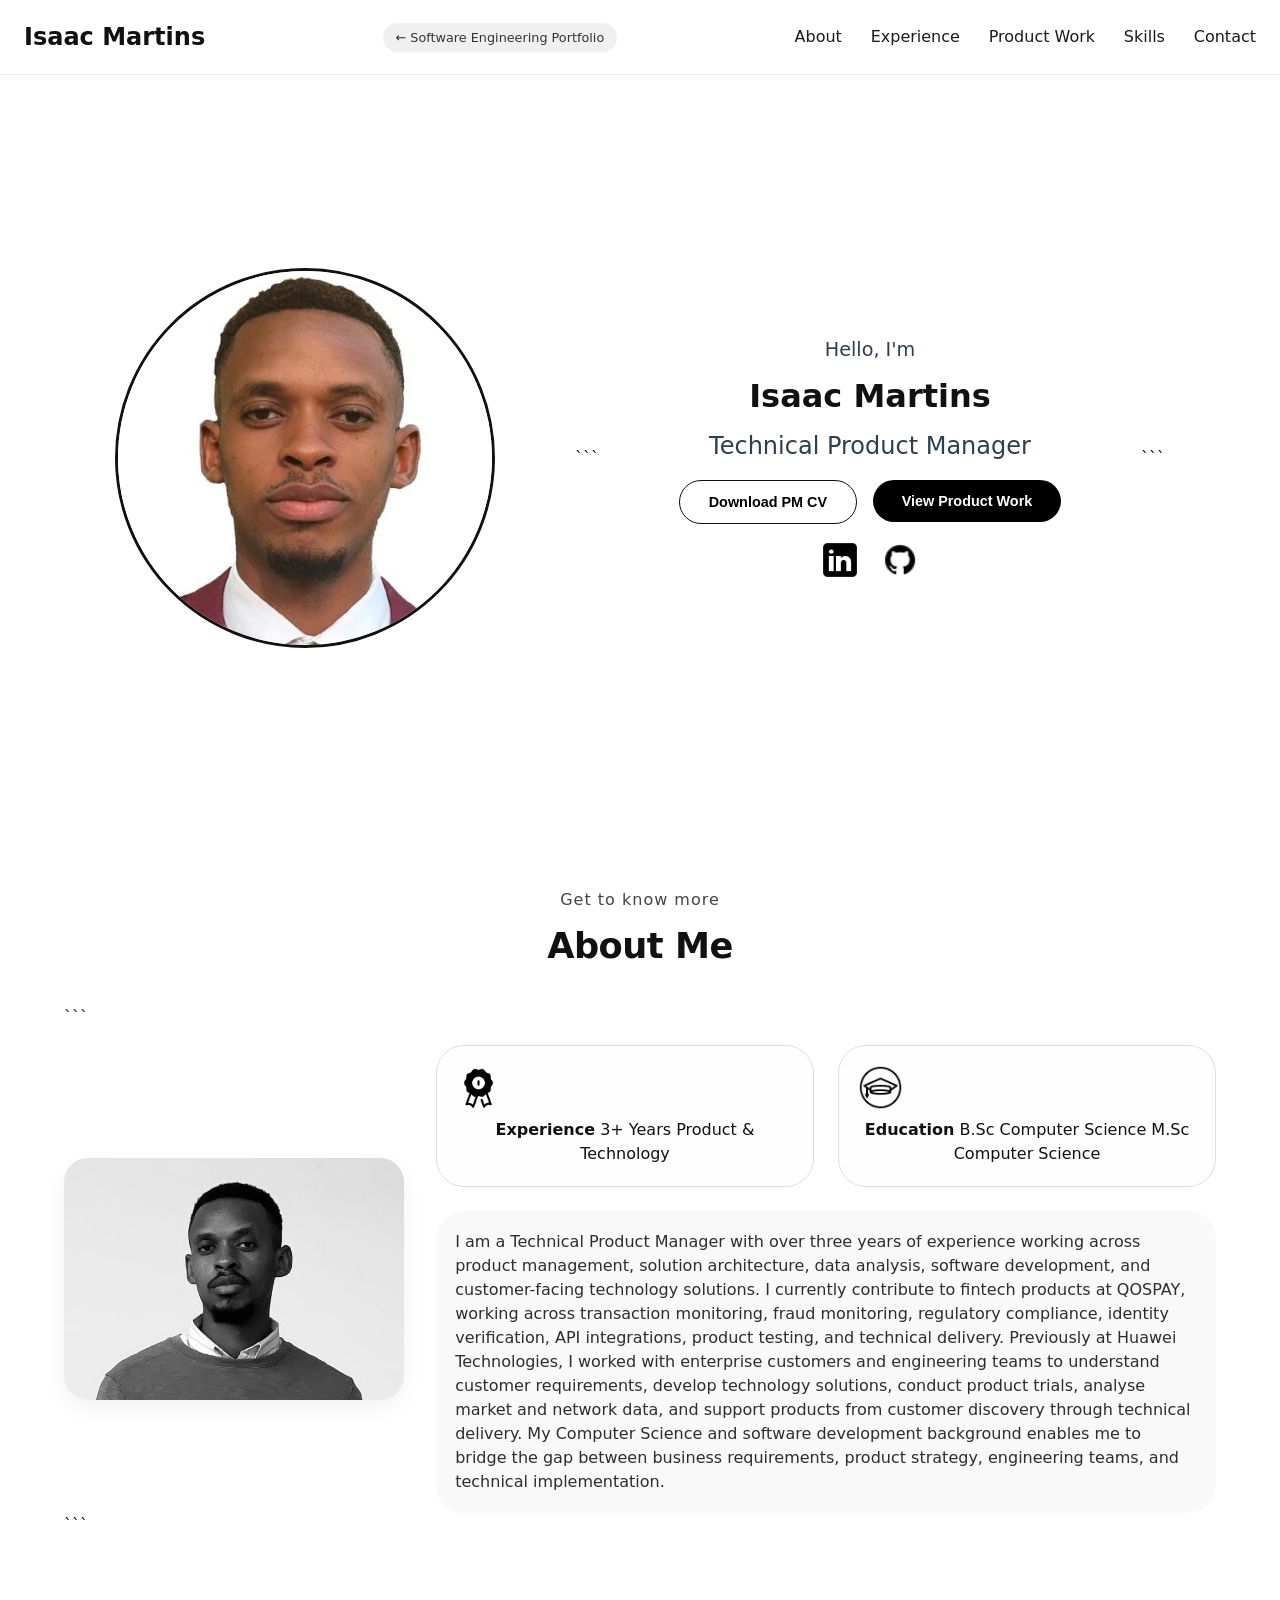
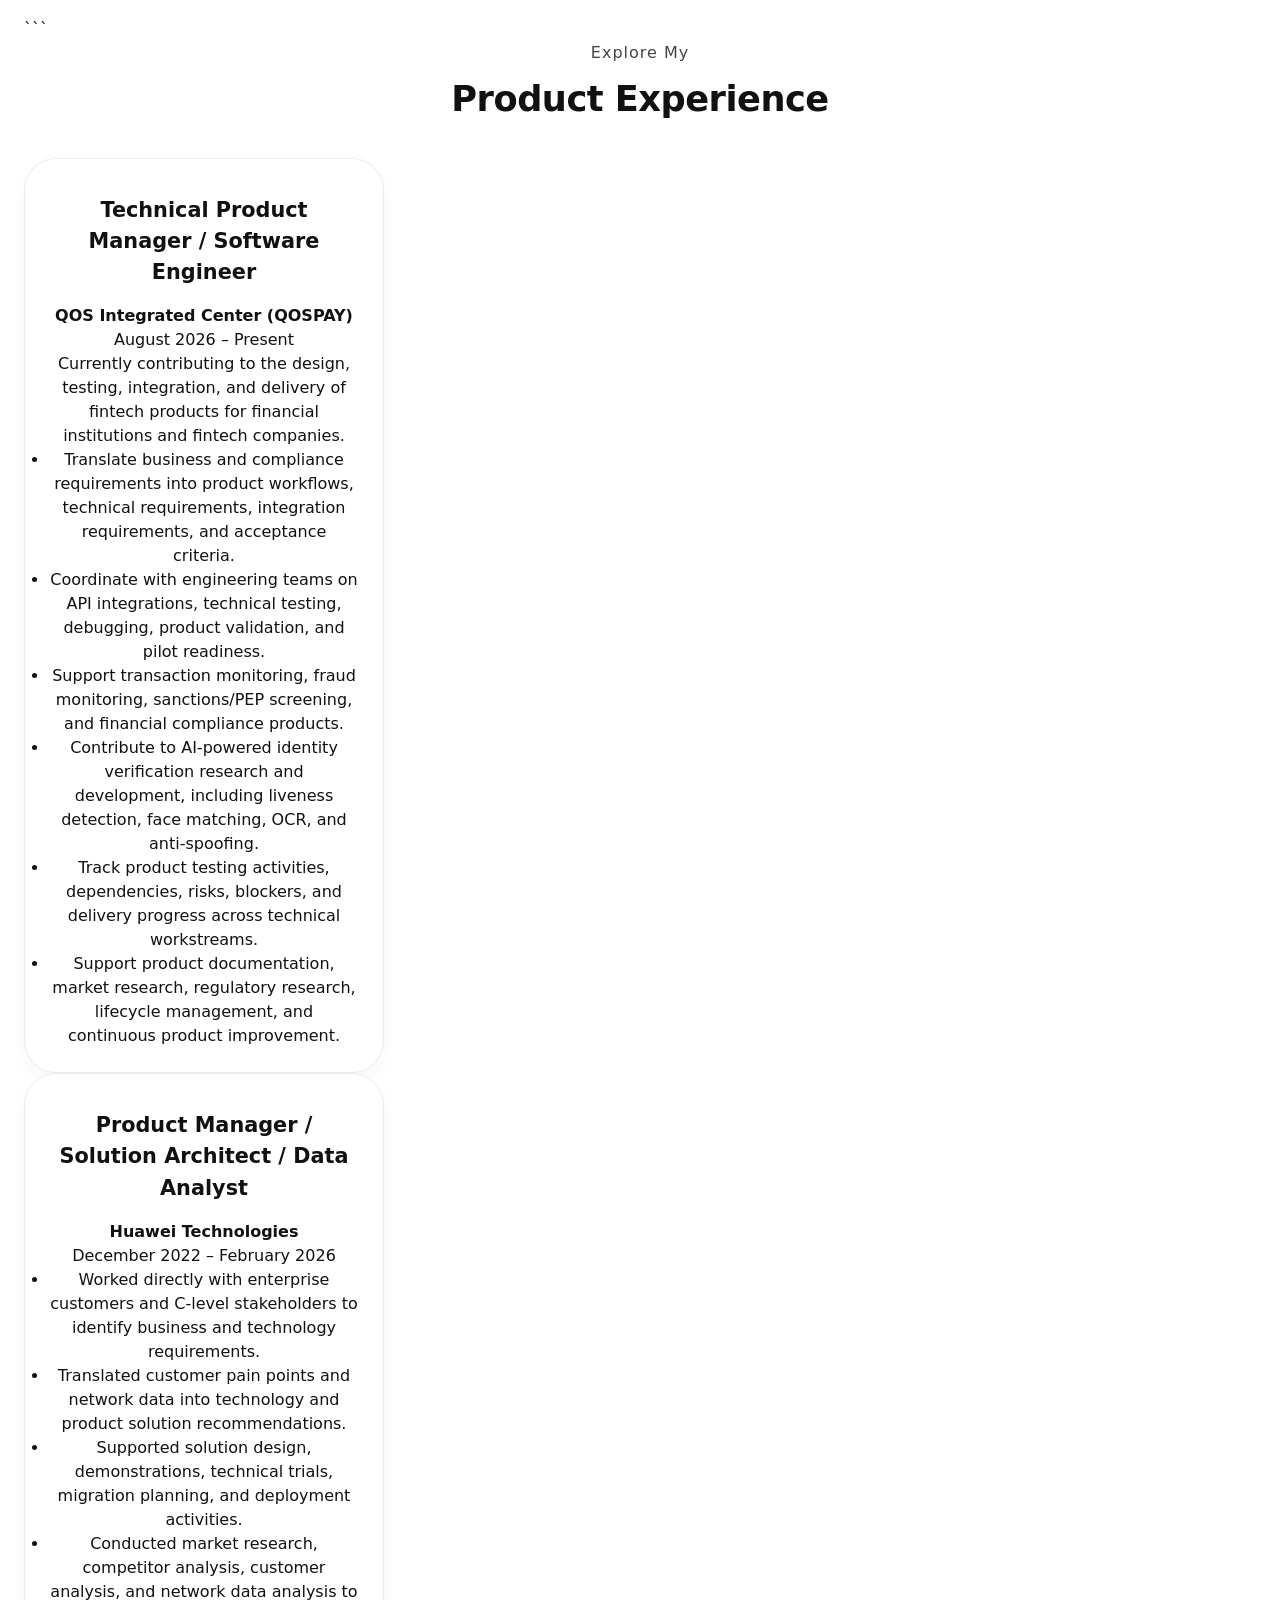
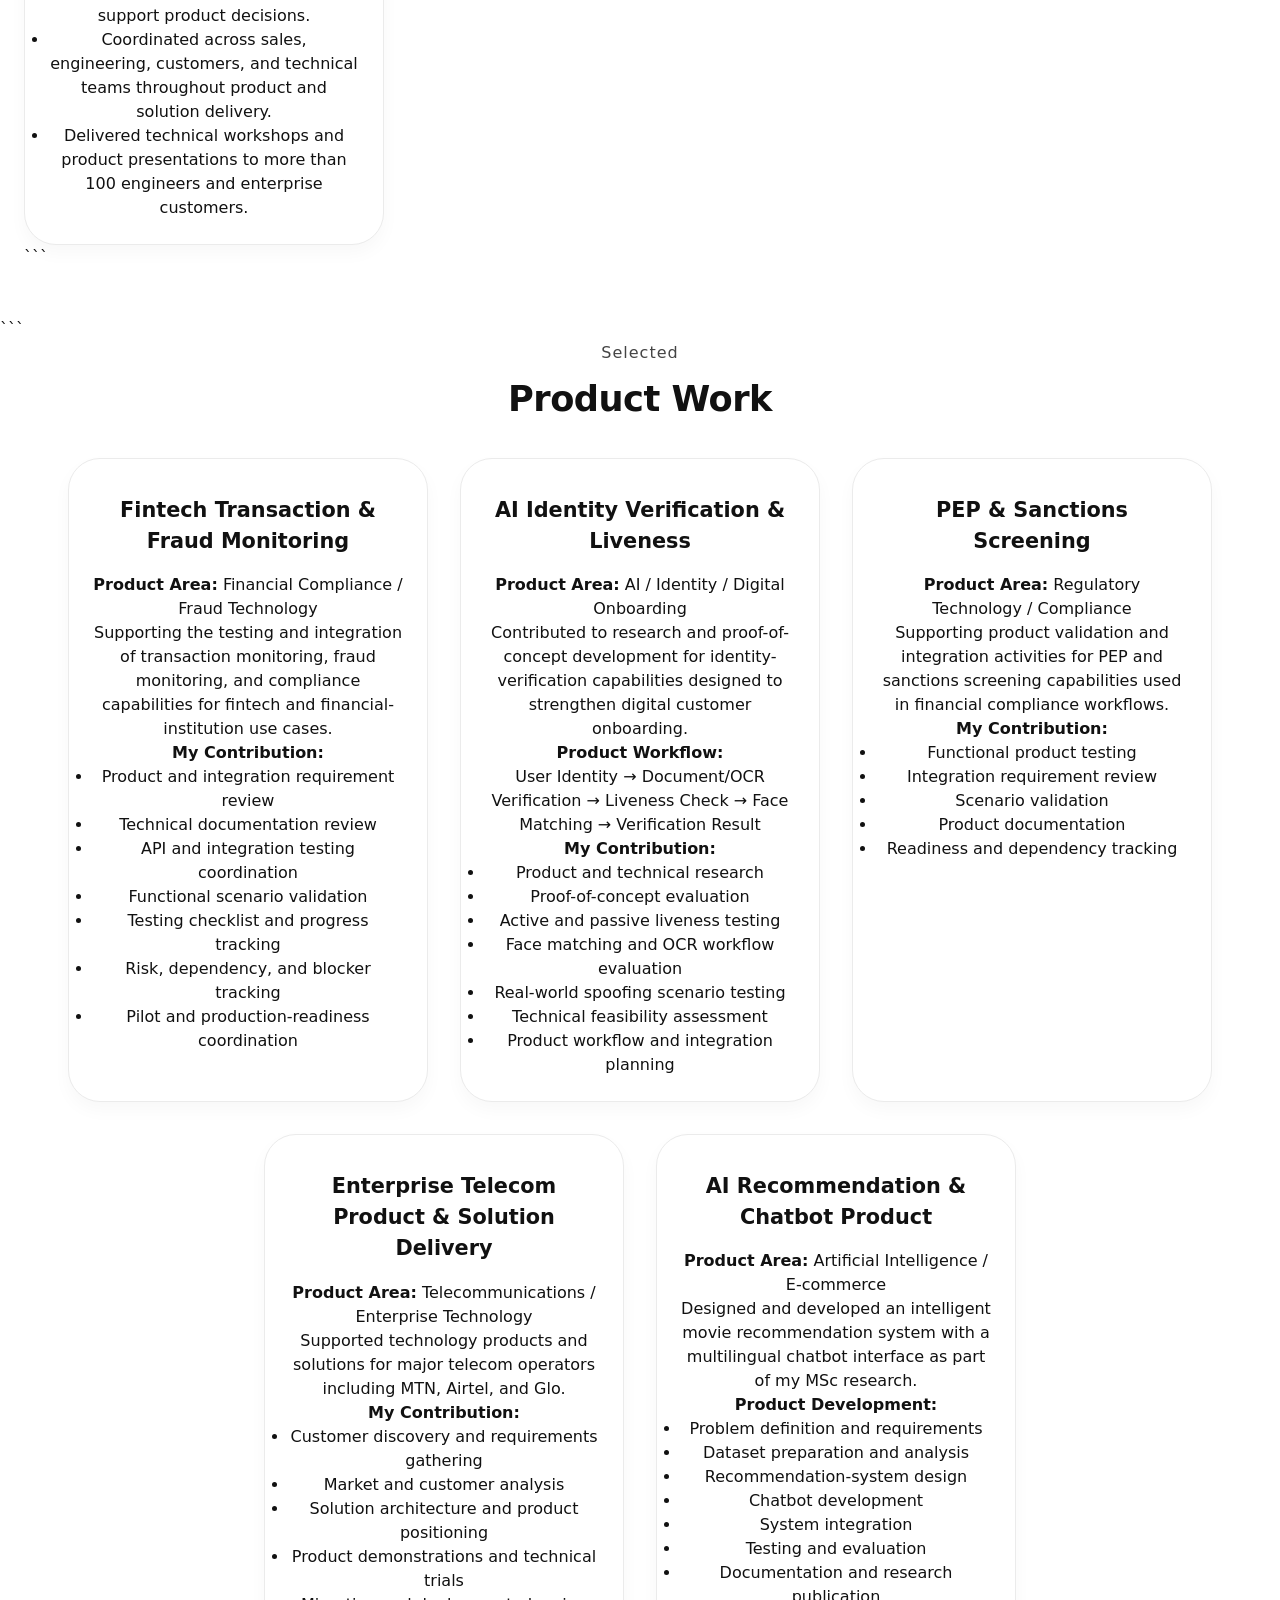
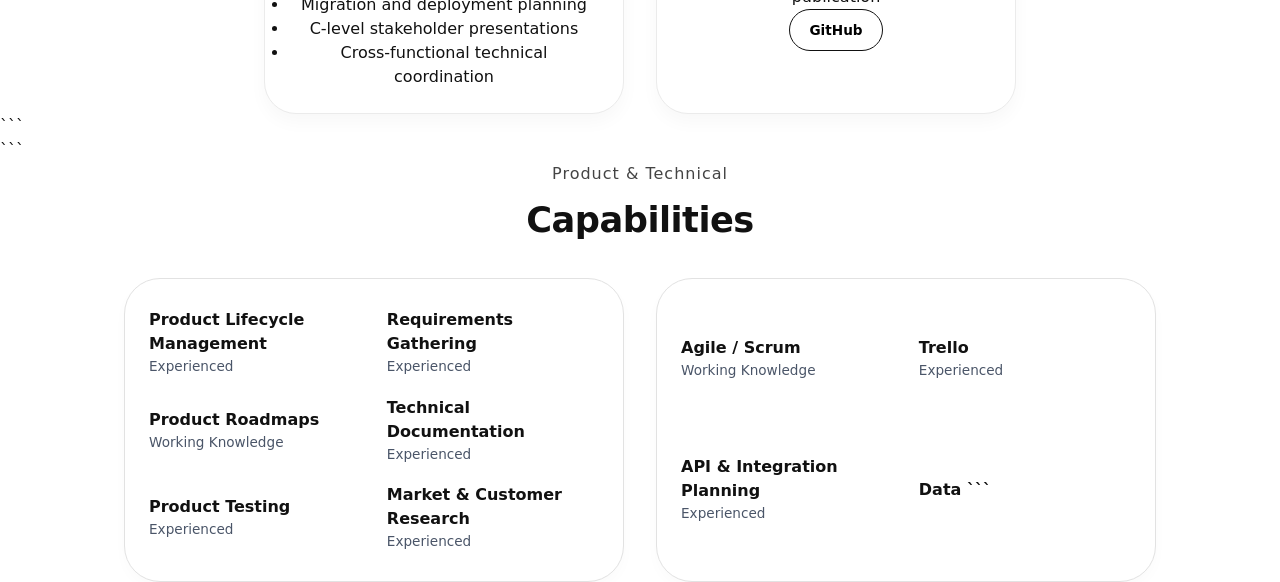
<file: product.html>
<!DOCTYPE html>

<html lang="en">
<head>
  <meta charset="UTF-8">
  <meta name="viewport" content="width=device-width, initial-scale=1.0, viewport-fit=cover">
  <link rel="stylesheet" href="styles.css"/>
  <title>Isaac Martins | Product Manager</title>
</head>

<body>

<header>
  <p>Isaac Martins</p>

<a href="index.html" class="role-link"
  style="text-decoration: none; background: #f0f0f0; padding: 0.3rem 0.8rem; border-radius: 40px; font-size: 0.8rem;">
← Software Engineering Portfolio </a>

  <nav>
    <ul>
      <li><a href="#about">About</a></li>
      <li><a href="#experience">Experience</a></li>
      <li><a href="#products">Product Work</a></li>
      <li><a href="#skills">Skills</a></li>
      <li><a href="#contact">Contact</a></li>
    </ul>
  </nav>
</header>

<main>

  <!-- HERO -->

  <section class="fsection">
    <article>
      <img class="profile-pic" src="assets/profile-pic.jpg" alt="Isaac Martins profile">
    </article>

```
<article>
  <div class="intro">
    <p class="intro-p1">Hello, I'm</p>
    <p class="intro-p2"><b>Isaac Martins</b></p>
    <p class="intro-p3">Technical Product Manager</p>
  </div>

  <div class="doc">
    <a href="assets/Martins Isaac - Product Manager CV.pdf" download>
      <button class="download-btn">Download PM CV</button>
    </a>

    <a href="#products">
      <button class="contact-btn">View Product Work</button>
    </a>
  </div>

  <div class="contact-icons">
    <a href="https://linkedin.com/in/isaac-m-b29242b6" target="_blank" aria-label="LinkedIn">
      <img src="assets/linkedin2.png" alt="LinkedIn">
    </a>

    <a href="https://github.com/izikmartins" target="_blank" aria-label="GitHub">
      <img src="assets/github.png" alt="GitHub">
    </a>
  </div>
</article>
```

  </section>

  <!-- ABOUT -->

  <section id="about">
    <div class="get-to">
      <p class="headers-p">Get to know more</p>
      <h1 class="headers-h1">About Me</h1>
    </div>

```
<div class="about-details">

  <article>
    <img class="about-pic" src="assets/portrait-pic.jpeg" alt="Isaac Martins portrait">
  </article>

  <div class="content-col">

    <article class="about-desc">

      <div class="exper">
        <img src="assets/achievement.png" alt="experience">
        <strong>Experience</strong>
        <span>3+ Years</span>
        <span>Product & Technology</span>
      </div>

      <div class="edu">
        <img src="assets/education.png" alt="education">
        <strong>Education</strong>
        <span>B.Sc Computer Science</span>
        <span>M.Sc Computer Science</span>
      </div>

    </article>

    <article class="about-text">
      I am a Technical Product Manager with over three years of experience
      working across product management, solution architecture, data analysis,
      software development, and customer-facing technology solutions.

      I currently contribute to fintech products at QOSPAY, working across
      transaction monitoring, fraud monitoring, regulatory compliance,
      identity verification, API integrations, product testing, and
      technical delivery.

      Previously at Huawei Technologies, I worked with enterprise customers
      and engineering teams to understand customer requirements, develop
      technology solutions, conduct product trials, analyse market and
      network data, and support products from customer discovery through
      technical delivery.

      My Computer Science and software development background enables me to
      bridge the gap between business requirements, product strategy,
      engineering teams, and technical implementation.
    </article>

  </div>
</div>
```

  </section>

  <!-- PRODUCT EXPERIENCE -->

  <section id="experience">

```
<div class="explore">
  <p class="headers-p">Explore My</p>
  <h1 class="headers-h1">Product Experience</h1>
</div>


<!-- QOSPAY -->
<article class="project1">

  <p class="proj-p">
    <b>Technical Product Manager / Software Engineer</b>
  </p>

  <p><strong>QOS Integrated Center (QOSPAY)</strong></p>
  <p>August 2026 – Present</p>

  <p>
    Currently contributing to the design, testing, integration, and delivery
    of fintech products for financial institutions and fintech companies.
  </p>

  <ul>
    <li>
      Translate business and compliance requirements into product workflows,
      technical requirements, integration requirements, and acceptance criteria.
    </li>

    <li>
      Coordinate with engineering teams on API integrations, technical testing,
      debugging, product validation, and pilot readiness.
    </li>

    <li>
      Support transaction monitoring, fraud monitoring, sanctions/PEP screening,
      and financial compliance products.
    </li>

    <li>
      Contribute to AI-powered identity verification research and development,
      including liveness detection, face matching, OCR, and anti-spoofing.
    </li>

    <li>
      Track product testing activities, dependencies, risks, blockers, and
      delivery progress across technical workstreams.
    </li>

    <li>
      Support product documentation, market research, regulatory research,
      lifecycle management, and continuous product improvement.
    </li>
  </ul>

</article>


<!-- HUAWEI -->
<article class="project1">

  <p class="proj-p">
    <b>Product Manager / Solution Architect / Data Analyst</b>
  </p>

  <p><strong>Huawei Technologies</strong></p>
  <p>December 2022 – February 2026</p>

  <ul>
    <li>
      Worked directly with enterprise customers and C-level stakeholders to
      identify business and technology requirements.
    </li>

    <li>
      Translated customer pain points and network data into technology and
      product solution recommendations.
    </li>

    <li>
      Supported solution design, demonstrations, technical trials,
      migration planning, and deployment activities.
    </li>

    <li>
      Conducted market research, competitor analysis, customer analysis,
      and network data analysis to support product decisions.
    </li>

    <li>
      Coordinated across sales, engineering, customers, and technical teams
      throughout product and solution delivery.
    </li>

    <li>
      Delivered technical workshops and product presentations to more than
      100 engineers and enterprise customers.
    </li>
  </ul>

</article>
```

  </section>

  <!-- PRODUCT WORK / CASE STUDIES -->

  <section id="products">

```
<div class="explore">
  <p class="headers-p">Selected</p>
  <h1 class="headers-h1">Product Work</h1>
</div>

<div class="projects-div">


  <!-- SHIELD -->
  <article class="project1">

    <p class="proj-p">
      <b>Fintech Transaction & Fraud Monitoring</b>
    </p>

    <p>
      <strong>Product Area:</strong>
      Financial Compliance / Fraud Technology
    </p>

    <p>
      Supporting the testing and integration of transaction monitoring,
      fraud monitoring, and compliance capabilities for fintech and
      financial-institution use cases.
    </p>

    <p><strong>My Contribution:</strong></p>

    <ul>
      <li>Product and integration requirement review</li>
      <li>Technical documentation review</li>
      <li>API and integration testing coordination</li>
      <li>Functional scenario validation</li>
      <li>Testing checklist and progress tracking</li>
      <li>Risk, dependency, and blocker tracking</li>
      <li>Pilot and production-readiness coordination</li>
    </ul>

  </article>


  <!-- IDENTITY -->
  <article class="project1">

    <p class="proj-p">
      <b>AI Identity Verification & Liveness</b>
    </p>

    <p>
      <strong>Product Area:</strong>
      AI / Identity / Digital Onboarding
    </p>

    <p>
      Contributed to research and proof-of-concept development for
      identity-verification capabilities designed to strengthen digital
      customer onboarding.
    </p>

    <p><strong>Product Workflow:</strong></p>

    <p>
      User Identity → Document/OCR Verification → Liveness Check →
      Face Matching → Verification Result
    </p>

    <p><strong>My Contribution:</strong></p>

    <ul>
      <li>Product and technical research</li>
      <li>Proof-of-concept evaluation</li>
      <li>Active and passive liveness testing</li>
      <li>Face matching and OCR workflow evaluation</li>
      <li>Real-world spoofing scenario testing</li>
      <li>Technical feasibility assessment</li>
      <li>Product workflow and integration planning</li>
    </ul>

  </article>


  <!-- COMPLIANCE -->
  <article class="project1">

    <p class="proj-p">
      <b>PEP & Sanctions Screening</b>
    </p>

    <p>
      <strong>Product Area:</strong>
      Regulatory Technology / Compliance
    </p>

    <p>
      Supporting product validation and integration activities for
      PEP and sanctions screening capabilities used in financial
      compliance workflows.
    </p>

    <p><strong>My Contribution:</strong></p>

    <ul>
      <li>Functional product testing</li>
      <li>Integration requirement review</li>
      <li>Scenario validation</li>
      <li>Product documentation</li>
      <li>Readiness and dependency tracking</li>
    </ul>

  </article>


  <!-- HUAWEI -->
  <article class="project1">

    <p class="proj-p">
      <b>Enterprise Telecom Product & Solution Delivery</b>
    </p>

    <p>
      <strong>Product Area:</strong>
      Telecommunications / Enterprise Technology
    </p>

    <p>
      Supported technology products and solutions for major telecom
      operators including MTN, Airtel, and Glo.
    </p>

    <p><strong>My Contribution:</strong></p>

    <ul>
      <li>Customer discovery and requirements gathering</li>
      <li>Market and customer analysis</li>
      <li>Solution architecture and product positioning</li>
      <li>Product demonstrations and technical trials</li>
      <li>Migration and deployment planning</li>
      <li>C-level stakeholder presentations</li>
      <li>Cross-functional technical coordination</li>
    </ul>

  </article>


  <!-- AI RECOMMENDER -->
  <article class="project1">

    <p class="proj-p">
      <b>AI Recommendation & Chatbot Product</b>
    </p>

    <p>
      <strong>Product Area:</strong>
      Artificial Intelligence / E-commerce
    </p>

    <p>
      Designed and developed an intelligent movie recommendation system
      with a multilingual chatbot interface as part of my MSc research.
    </p>

    <p><strong>Product Development:</strong></p>

    <ul>
      <li>Problem definition and requirements</li>
      <li>Dataset preparation and analysis</li>
      <li>Recommendation-system design</li>
      <li>Chatbot development</li>
      <li>System integration</li>
      <li>Testing and evaluation</li>
      <li>Documentation and research publication</li>
    </ul>

    <div class="proj-btn">
      <a href="https://github.com/izikmartins/Multilingual-Chatbot"
         target="_blank"
         class="git-btn">
         GitHub
      </a>
    </div>

  </article>

</div>
```

  </section>

  <!-- PRODUCT SKILLS -->

  <section id="skills">

```
<div class="explore">
  <p class="headers-p">Product & Technical</p>
  <h1 class="headers-h1">Capabilities</h1>
</div>

<div class="articles-div">

  <article class="whole-exper">

    <div class="inner-exper">
      <div class="test-2">
        <p class="p-test1"><b>Product Lifecycle Management</b></p>
        <p class="p-test2">Experienced</p>
      </div>
    </div>

    <div class="inner-exper">
      <div class="test-2">
        <p class="p-test1"><b>Requirements Gathering</b></p>
        <p class="p-test2">Experienced</p>
      </div>
    </div>

    <div class="inner-exper">
      <div class="test-2">
        <p class="p-test1"><b>Product Roadmaps</b></p>
        <p class="p-test2">Working Knowledge</p>
      </div>
    </div>

    <div class="inner-exper">
      <div class="test-2">
        <p class="p-test1"><b>Technical Documentation</b></p>
        <p class="p-test2">Experienced</p>
      </div>
    </div>

    <div class="inner-exper">
      <div class="test-2">
        <p class="p-test1"><b>Product Testing</b></p>
        <p class="p-test2">Experienced</p>
      </div>
    </div>

    <div class="inner-exper">
      <div class="test-2">
        <p class="p-test1"><b>Market & Customer Research</b></p>
        <p class="p-test2">Experienced</p>
      </div>
    </div>

  </article>


  <article class="whole-exper2">

    <div class="inner-exper">
      <div class="test-2">
        <p class="p-test1"><b>Agile / Scrum</b></p>
        <p class="p-test2">Working Knowledge</p>
      </div>
    </div>

    <div class="inner-exper">
      <div class="test-2">
        <p class="p-test1"><b>Trello</b></p>
        <p class="p-test2">Experienced</p>
      </div>
    </div>

    <div class="inner-exper">
      <div class="test-2">
        <p class="p-test1"><b>API & Integration Planning</b></p>
        <p class="p-test2">Experienced</p>
      </div>
    </div>

    <div class="inner-exper">
      <div class="test-2">
        <p class="p-test1"><b>Data
```
</file>
<file: styles.css>
* {
  margin: 0;
  padding: 0;
  box-sizing: border-box;
}

body {
  font-family: system-ui, 'Segoe UI', 'Poppins', -apple-system, BlinkMacSystemFont, 'Roboto', sans-serif;
  background-color: #ffffff;
  color: #111;
  line-height: 1.5;
  scroll-behavior: smooth;
}

/* ============================================
   TYPOGRAPHY & UTILITIES
   ============================================ */
.headers-p {
  font-size: 1rem;
  letter-spacing: 1px;
  color: #444;
  margin-bottom: 0.5rem;
  font-weight: 500;
  text-align: center;
}

.headers-h1 {
  font-size: 2.2rem;
  margin-top: 0;
  margin-bottom: 2rem;
  font-weight: 700;
  letter-spacing: -0.5px;
  text-align: center;
}

.section-container {
  padding: 3rem 1.5rem;
  max-width: 1200px;
  margin: 0 auto;
}

/* ============================================
   HEADER & NAVIGATION (All pages)
   ============================================ */
header {
  display: flex;
  flex-wrap: wrap;
  justify-content: space-between;
  align-items: center;
  padding: 1.2rem 1.5rem;
  background: white;
  border-bottom: 1px solid #eaeaea;
  gap: 1rem;
}

header p {
  font-size: 1.5rem;
  font-weight: 600;
  margin: 0;
}

/* Hub/home button (back to landing) */
.hub-btn {
  text-decoration: none;
  background: #f0f0f0;
  padding: 0.4rem 1rem;
  border-radius: 40px;
  font-size: 0.8rem;
  font-weight: 500;
  color: #333;
  transition: 0.2s;
}

.hub-btn:hover {
  background: #ddd;
}

/* Role badge for switching between dev/pm */
.role-badge {
  display: flex;
  gap: 0.8rem;
  align-items: center;
  flex-wrap: wrap;
}

.role-link {
  text-decoration: none;
  padding: 0.4rem 1rem;
  border-radius: 40px;
  font-size: 0.85rem;
  font-weight: 500;
  transition: all 0.2s;
}

.role-link.active {
  background: black;
  color: white;
}

.role-link:not(.active) {
  background: #f0f0f0;
  color: #333;
}

.role-link:not(.active):hover {
  background: #ddd;
}

nav ul {
  list-style-type: none;
  padding: 0;
  margin: 0;
  display: flex;
  flex-wrap: wrap;
  gap: 1.8rem;
}

nav ul li a {
  text-decoration: none;
  color: #1a1a1a;
  font-weight: 500;
  font-size: 1rem;
  transition: color 0.2s;
}

nav ul li a:hover {
  text-decoration: underline;
  color: #000;
}

/* ============================================
   main SECTION (Shared styles)
   ============================================ */
.fsection {
  display: flex;
  flex-wrap: wrap;
  justify-content: center;
  align-items: center;
  gap: 3rem;
  min-height: 85vh;
  padding: 2rem 1.5rem;
  max-width: 1280px;
  margin: 0 auto;
}

.profile-pic {
  width: 280px;
  max-width: 75vw;
  border-radius: 50%;
  border: 3px solid #111;
  object-fit: cover;
  aspect-ratio: 1 / 1;
}

.intro {
  text-align: center;
}

.intro-p1 {
  font-size: 1.2rem;
  color: #2c3e50;
}

.intro-p2 {
  font-size: 2rem;
  font-weight: 700;
  margin: 0.5rem 0;
}

.intro-p3 {
  font-size: 1.5rem;
  color: #2c3e50;
  margin-bottom: 1rem;
}

.pm-tagline {
  background: #f0f7ff;
  padding: 0.5rem 1rem;
  border-radius: 40px;
  font-size: 0.9rem;
  display: inline-block;
  margin-top: 0.5rem;
}

.doc {
  display: flex;
  flex-wrap: wrap;
  justify-content: center;
  gap: 1rem;
  margin: 1rem 0;
}

.download-btn, .contact-btn {
  background-color: white;
  color: black;
  border: 1px solid #111;
  border-radius: 40px;
  padding: 0.8rem 1.8rem;
  font-weight: 600;
  font-size: 0.9rem;
  cursor: pointer;
  transition: all 0.25s ease;
  text-decoration: none;
  display: inline-block;
}

.contact-btn {
  background-color: black;
  color: white;
  border: none;
}

.download-btn:hover {
  background-color: black;
  color: white;
  transform: scale(1.02);
}

.contact-btn:hover {
  background-color: white;
  color: black;
  border: 1px solid black;
  transform: scale(1.02);
}

.contact-icons {
  display: flex;
  justify-content: center;
  gap: 1.2rem;
  margin-top: 1rem;
}

.contact-icons img {
  width: 40px;
  transition: transform 0.2s;
}

.contact-icons img:hover {
  transform: scale(1.08);
}

/* ============================================
   ABOUT SECTION (Dev portfolio)
   ============================================ */
#about {
  padding: 3rem 1.5rem;
  max-width: 1200px;
  margin: 0 auto;
}

.about-details {
  display: flex;
  flex-wrap: wrap;
  align-items: center;
  justify-content: center;
  gap: 2rem;
  margin-top: 1rem;
}

.about-pic {
  width: 280px;
  max-width: 80vw;
  height: auto;
  border-radius: 24px;
  object-fit: cover;
  box-shadow: 0 8px 20px rgba(0,0,0,0.05);
}

.content-col {
  flex: 1;
  min-width: 260px;
}

.about-desc {
  display: flex;
  flex-wrap: wrap;
  gap: 1.5rem;
  margin-bottom: 1.5rem;
  justify-content: flex-start;
}

.exper, .edu {
  border: 1px solid #ddd;
  border-radius: 28px;
  padding: 1.2rem;
  text-align: center;
  background: #fefefe;
  flex: 1;
  min-width: 160px;
  transition: 0.2s;
}

.exper img, .edu img {
  width: 45px;
  margin-bottom: 0.5rem;
}

.about-text {
  font-size: 1rem;
  line-height: 1.5;
  color: #2d2d2d;
  background: #f9f9f9;
  padding: 1.2rem;
  border-radius: 28px;
}

/* ============================================
   EXPERIENCE SECTION (Dev portfolio)
   ============================================ */
#experience {
  padding: 2rem 1.5rem 3rem;
  max-width: 1280px;
  margin: 0 auto;
}

.explore {
  text-align: center;
}

.articles-div {
  display: flex;
  flex-wrap: wrap;
  justify-content: center;
  gap: 2rem;
  margin-top: 2rem;
}

.whole-exper, .whole-exper2 {
  background: white;
  border: 1px solid #e2e2e2;
  border-radius: 36px;
  padding: 1.8rem 1.5rem;
  width: 100%;
  max-width: 500px;
  display: flex;
  flex-wrap: wrap;
  justify-content: space-between;
  gap: 1.2rem;
  box-shadow: 0 6px 14px rgba(0,0,0,0.02);
}

.inner-exper {
  display: flex;
  align-items: center;
  gap: 0.8rem;
  width: calc(50% - 0.8rem);
  min-width: 160px;
}

.test-1 img {
  width: 36px;
}

.p-test1 {
  font-weight: 700;
  font-size: 1rem;
}

.p-test2 {
  font-size: 0.85rem;
  color: #4a5568;
}

/* ============================================
   PROJECTS SECTION (Dev portfolio)
   ============================================ */
#projects {
  padding: 2rem 1.5rem 3rem;
  background: #fcfcfc;
}

.projects-div {
  display: flex;
  flex-wrap: wrap;
  justify-content: center;
  gap: 2rem;
  max-width: 1300px;
  margin: 0 auto;
}

.project1 {
  background: white;
  border-radius: 32px;
  border: 1px solid #ebebeb;
  padding: 1.5rem;
  width: 100%;
  max-width: 360px;
  transition: all 0.25s;
  text-align: center;
  box-shadow: 0 8px 18px rgba(0,0,0,0.03);
}

.project1:hover {
  transform: translateY(-6px);
  box-shadow: 0 20px 30px -12px rgba(0,0,0,0.1);
}

.proj-img {
  width: 100%;
  height: auto;
  aspect-ratio: 16 / 10;
  object-fit: cover;
  border-radius: 24px;
  margin-bottom: 1rem;
}

.proj-p {
  font-size: 1.3rem;
  margin: 0.75rem 0 1rem;
}

.proj-btn {
  display: flex;
  flex-wrap: wrap;
  justify-content: center;
  gap: 1rem;
}

.git-btn, .live-btn {
  border-radius: 40px;
  padding: 0.6rem 1.2rem;
  font-weight: 600;
  text-decoration: none;
  font-size: 0.85rem;
  transition: all 0.2s;
  display: inline-block;
  border: 1px solid #111;
  cursor: pointer;
}

.git-btn {
  background: white;
  color: black;
}

.live-btn {
  background: black;
  color: white;
}

.git-btn:hover {
  background: black;
  color: white;
}

.live-btn:hover {
  background: white;
  color: black;
}

/* ============================================
   PM-SPECIFIC STYLES (Product Manager portfolio)
   ============================================ */
.pm-skills-grid {
  display: flex;
  flex-wrap: wrap;
  gap: 1.5rem;
  justify-content: center;
  margin-top: 1rem;
}

.skill-card {
  background: #f8fafc;
  border-radius: 24px;
  padding: 1.5rem;
  text-align: center;
  flex: 1;
  min-width: 150px;
  border: 1px solid #e2e8f0;
  transition: transform 0.2s;
}

.skill-card:hover {
  transform: translateY(-4px);
}

.skill-card img {
  width: 48px;
  margin: 0 auto 0.8rem;
}

.skill-card h3 {
  font-size: 1.1rem;
  margin-bottom: 0.5rem;
}

.skill-card p {
  font-size: 0.85rem;
  color: #4a5568;
}

.metrics-grid {
  display: flex;
  flex-wrap: wrap;
  gap: 2rem;
  justify-content: center;
  margin: 2rem 0;
}

.metric-item {
  text-align: center;
  background: linear-gradient(135deg, #f5f7fa 0%, #fff 100%);
  padding: 2rem;
  border-radius: 32px;
  min-width: 180px;
  border: 1px solid #eef2f6;
}

.metric-number {
  font-size: 2.5rem;
  font-weight: 800;
  color: #1a1a1a;
}

.metric-label {
  font-size: 0.9rem;
  color: #4a5568;
  margin-top: 0.5rem;
}

.project-card {
  background: white;
  border-radius: 32px;
  border: 1px solid #ebebeb;
  padding: 1.5rem;
  width: 100%;
  max-width: 380px;
  transition: all 0.25s;
}

.project-card:hover {
  transform: translateY(-6px);
  box-shadow: 0 20px 30px -12px rgba(0,0,0,0.1);
}

.proj-icon {
  width: 60px;
  margin-bottom: 1rem;
}

.proj-title {
  font-size: 1.3rem;
  font-weight: 700;
  margin-bottom: 0.5rem;
}

.proj-role {
  font-size: 0.8rem;
  color: #2c6e9e;
  font-weight: 600;
  margin-bottom: 0.8rem;
  text-transform: uppercase;
}

.proj-desc {
  font-size: 0.9rem;
  color: #4a5568;
  margin-bottom: 1rem;
}

.proj-impact {
  font-size: 0.85rem;
  background: #e6f7e6;
  padding: 0.3rem 0.8rem;
  border-radius: 20px;
  display: inline-block;
}

.roadmap {
  display: flex;
  flex-wrap: wrap;
  justify-content: center;
  gap: 1rem;
  margin-top: 2rem;
}

.roadmap-step {
  flex: 1;
  min-width: 150px;
  text-align: center;
  padding: 1rem;
  border-left: 3px solid #1a1a1a;
}

.step-number {
  font-size: 1.8rem;
  font-weight: 800;
  color: #ccc;
}

.testimonial {
  background: #faf9f6;
  border-radius: 28px;
  padding: 2rem;
  text-align: center;
  max-width: 700px;
  margin: 2rem auto;
}

/* ============================================
   PRESENTATIONS GALLERY (PM Portfolio)
   ============================================ */
.presentation-section {
  background: #fefefe;
}

.gallery-grid {
  display: grid;
  grid-template-columns: repeat(auto-fit, minmax(300px, 1fr));
  gap: 2rem;
  max-width: 1300px;
  margin: 2rem auto;
  padding: 0 1rem;
}

.gallery-card {
  background: white;
  border-radius: 24px;
  overflow: hidden;
  border: 1px solid #eef2f6;
  transition: all 0.3s ease;
  box-shadow: 0 4px 12px rgba(0,0,0,0.05);
}

.gallery-card:hover {
  transform: translateY(-5px);
  box-shadow: 0 20px 30px -12px rgba(0,0,0,0.15);
}

.gallery-img {
  width: 100%;
  height: 320px;
  object-fit: cover;
  object-position: center top; /* Focus on face/top of photo */
  
  /* Prevent blur on resize */
  transform: translateZ(0);
  backface-visibility: hidden;
  
  /* Smooth but sharp */
  image-rendering: crisp-edges;
}

/* For images that are naturally smaller - don't stretch them */
.gallery-img[src*="small"] {
  object-fit: contain;
  background: #f0f2f5;
}
.gallery-info {
  padding: 1.2rem;
}

.gallery-title {
  font-size: 1.1rem;
  font-weight: 700;
  margin-bottom: 0.3rem;
}

.gallery-event {
  font-size: 0.8rem;
  color: #2c6e9e;
  font-weight: 600;
  margin-bottom: 0.5rem;
  text-transform: uppercase;
  letter-spacing: 0.5px;
}

.gallery-desc {
  font-size: 0.85rem;
  color: #4a5568;
  line-height: 1.4;
}

/* Upload  */
.upload-hint {
  text-align: center;
  padding: 1rem;
  background: #f8fafc;
  border-radius: 40px;
  max-width: 400px;
  margin: 1rem auto 0;
  font-size: 0.8rem;
  color: #64748b;
}

.upload-hint a {
  color: #2c6e9e;
}

/* ============================================
   LANDING PAGE 
   ============================================ */
.landing-bg {
  background: linear-gradient(135deg, #faf9f8 0%, #ffffff 100%);
}

.hero {
  display: flex;
  flex-direction: column;
  align-items: center;
  justify-content: center;
  text-align: center;
  padding: 3rem 1.5rem 2rem;
  max-width: 900px;
  margin: 0 auto;
}

.hero h1 {
  font-size: 2.8rem;
  font-weight: 700;
  margin-bottom: 0.75rem;
  letter-spacing: -1px;
}

.hero-tagline {
  font-size: 1.2rem;
  color: #4a5568;
  max-width: 550px;
  margin-bottom: 0.5rem;
}

.dual-badge {
  display: inline-flex;
  gap: 0.8rem;
  margin: 1.2rem 0 1rem;
  flex-wrap: wrap;
  justify-content: center;
}

.badge {
  background: #eef2ff;
  padding: 0.4rem 1.2rem;
  border-radius: 40px;
  font-size: 0.85rem;
  font-weight: 500;
}

.choice-container {
  display: flex;
  flex-wrap: wrap;
  justify-content: center;
  gap: 2rem;
  max-width: 1200px;
  margin: 2rem auto;
  padding: 1rem 1.5rem 3rem;
}

.choice-card {
  background: white;
  border-radius: 2rem;
  padding: 2rem 1.8rem;
  flex: 1;
  min-width: 280px;
  max-width: 420px;
  text-align: center;
  text-decoration: none;
  color: inherit;
  transition: all 0.3s ease;
  border: 1px solid #eaeef2;
  box-shadow: 0 8px 20px rgba(0,0,0,0.03);
}

.choice-card:hover {
  transform: translateY(-8px);
  box-shadow: 0 25px 40px -12px rgba(0,0,0,0.15);
  border-color: #cbd5e1;
}

.card-icon {
  font-size: 3.8rem;
  margin-bottom: 1rem;
}

.choice-card h2 {
  font-size: 1.8rem;
  margin-bottom: 0.75rem;
  font-weight: 700;
}

.choice-card .role-desc {
  color: #2c6e9e;
  font-weight: 600;
  margin-bottom: 1rem;
  letter-spacing: -0.2px;
}

.choice-card p {
  color: #4a5568;
  font-size: 0.95rem;
  margin-bottom: 1.5rem;
  line-height: 1.5;
}

.skill-pills {
  display: flex;
  flex-wrap: wrap;
  gap: 0.5rem;
  justify-content: center;
  margin: 1rem 0;
}

.skill-pill {
  background: #f1f5f9;
  padding: 0.25rem 0.8rem;
  border-radius: 30px;
  font-size: 0.75rem;
  font-weight: 500;
}

.enter-btn {
  display: inline-block;
  margin-top: 1rem;
  padding: 0.7rem 1.8rem;
  border-radius: 40px;
  font-weight: 600;
  transition: all 0.2s;
  border: 1px solid #1a1a1a;
}

.dev-btn {
  background: white;
  color: black;
}

.dev-btn:hover {
  background: #1a1a1a;
  color: white;
}

.pm-btn {
  background: #1a1a1a;
  color: white;
}

.pm-btn:hover {
  background: white;
  color: black;
}

.stats {
  display: flex;
  flex-wrap: wrap;
  justify-content: center;
  gap: 2.5rem;
  max-width: 900px;
  margin: 1rem auto 3rem;
  padding: 1.5rem;
  background: #f8fafc;
  border-radius: 60px;
}

.stat-item {
  text-align: center;
}

.stat-number {
  font-size: 1.8rem;
  font-weight: 800;
}

.stat-label {
  font-size: 0.8rem;
  color: #4b5563;
  text-transform: uppercase;
  letter-spacing: 1px;
}

.quick-contact {
  text-align: center;
  padding: 2rem 1.5rem;
  background: white;
  border-top: 1px solid #eef2f6;
}

/* ============================================
   CONTACT & FOOTER (All pages)
   ============================================ */
#contact {
  padding: 2rem 1.5rem 1rem;
  max-width: 1000px;
  margin: 0 auto;
}

.contact-div {
  display: flex;
  flex-wrap: wrap;
  justify-content: center;
  gap: 2rem;
  border: 1px solid #ddd;
  border-radius: 48px;
  padding: 1.8rem 2rem;
  max-width: 650px;
  width: 100%;
  margin: 2rem auto;
  background: white;
}

.mail, .linkedin {
  display: flex;
  align-items: center;
  gap: 0.7rem;
  flex-wrap: wrap;
  justify-content: center;
}

.contact-mail-img, .contact-link-img {
  width: 38px;
}

.contact-p {
  font-size: 0.9rem;
  word-break: break-word;
}

.footLinks ul {
  display: flex;
  flex-wrap: wrap;
  justify-content: center;
  gap: 2rem;
  list-style: none;
  margin: 2rem 0 1rem;
  padding: 0;
}

.footLinks ul li a {
  text-decoration: none;
  color: #1f2937;
  font-weight: 500;
}

.footLinks ul li a:hover {
  text-decoration: underline;
}

footer {
  text-align: center;
  padding: 2rem 1rem 2.5rem;
  font-size: 0.8rem;
  color: #4b5563;
  border-top: 1px solid #ececec;
  margin-top: 1rem;
}

footer p {
  display: inline-flex;
  align-items: center;
  gap: 6px;
  flex-wrap: wrap;
  justify-content: center;
}

footer p img {
  width: 14px;
  height: 14px;
}

/* ============================================
   RESPONSIVE BREAKPOINTS (All pages)
   ============================================ */
@media (max-width: 768px) {
  header {
    flex-direction: column;
    text-align: center;
  }

  .headers-h1 {
    font-size: 1.8rem;
  }

  .fsection {
    gap: 2rem;
    min-height: auto;
  }

  .intro-p2 {
    font-size: 1.8rem;
  }

  .about-desc {
    flex-direction: column;
    align-items: stretch;
  }

  .exper, .edu {
    width: 100%;
  }

  .whole-exper, .whole-exper2 {
    max-width: 100%;
  }

  .inner-exper {
    width: 100%;
  }

  .contact-div {
    flex-direction: column;
    align-items: center;
  }

  .metric-number {
    font-size: 1.8rem;
  }

  .roadmap-step {
    border-left: none;
    border-top: 2px solid #ddd;
    padding-top: 1rem;
  }

  .hero h1 {
    font-size: 2rem;
  }

  .stats {
    border-radius: 32px;
    gap: 1.5rem;
  }
}

@media (max-width: 480px) {
  .profile-pic {
    width: 200px;
  }

  .headers-h1 {
    font-size: 1.6rem;
  }

  .intro-p2 {
    font-size: 1.5rem;
  }

  .intro-p3 {
    font-size: 1.2rem;
  }

  .hero h1 {
    font-size: 1.8rem;
  }

  .choice-card h2 {
    font-size: 1.5rem;
  }

  .stat-number {
    font-size: 1.4rem;
  }

  .git-btn, .live-btn {
    padding: 0.5rem 1rem;
    font-size: 0.75rem;
  }
}

@media (min-width: 1200px) {
  .fsection {
    gap: 5rem;
  }

  .profile-pic {
    width: 380px;
  }

  .about-pic {
    width: 340px;
  }
}

/* Images - global rule */
img {
  max-width: 100%;
  height: auto;
  display: block;
}

html {
  scroll-padding-top: 20px;
}
</file>
